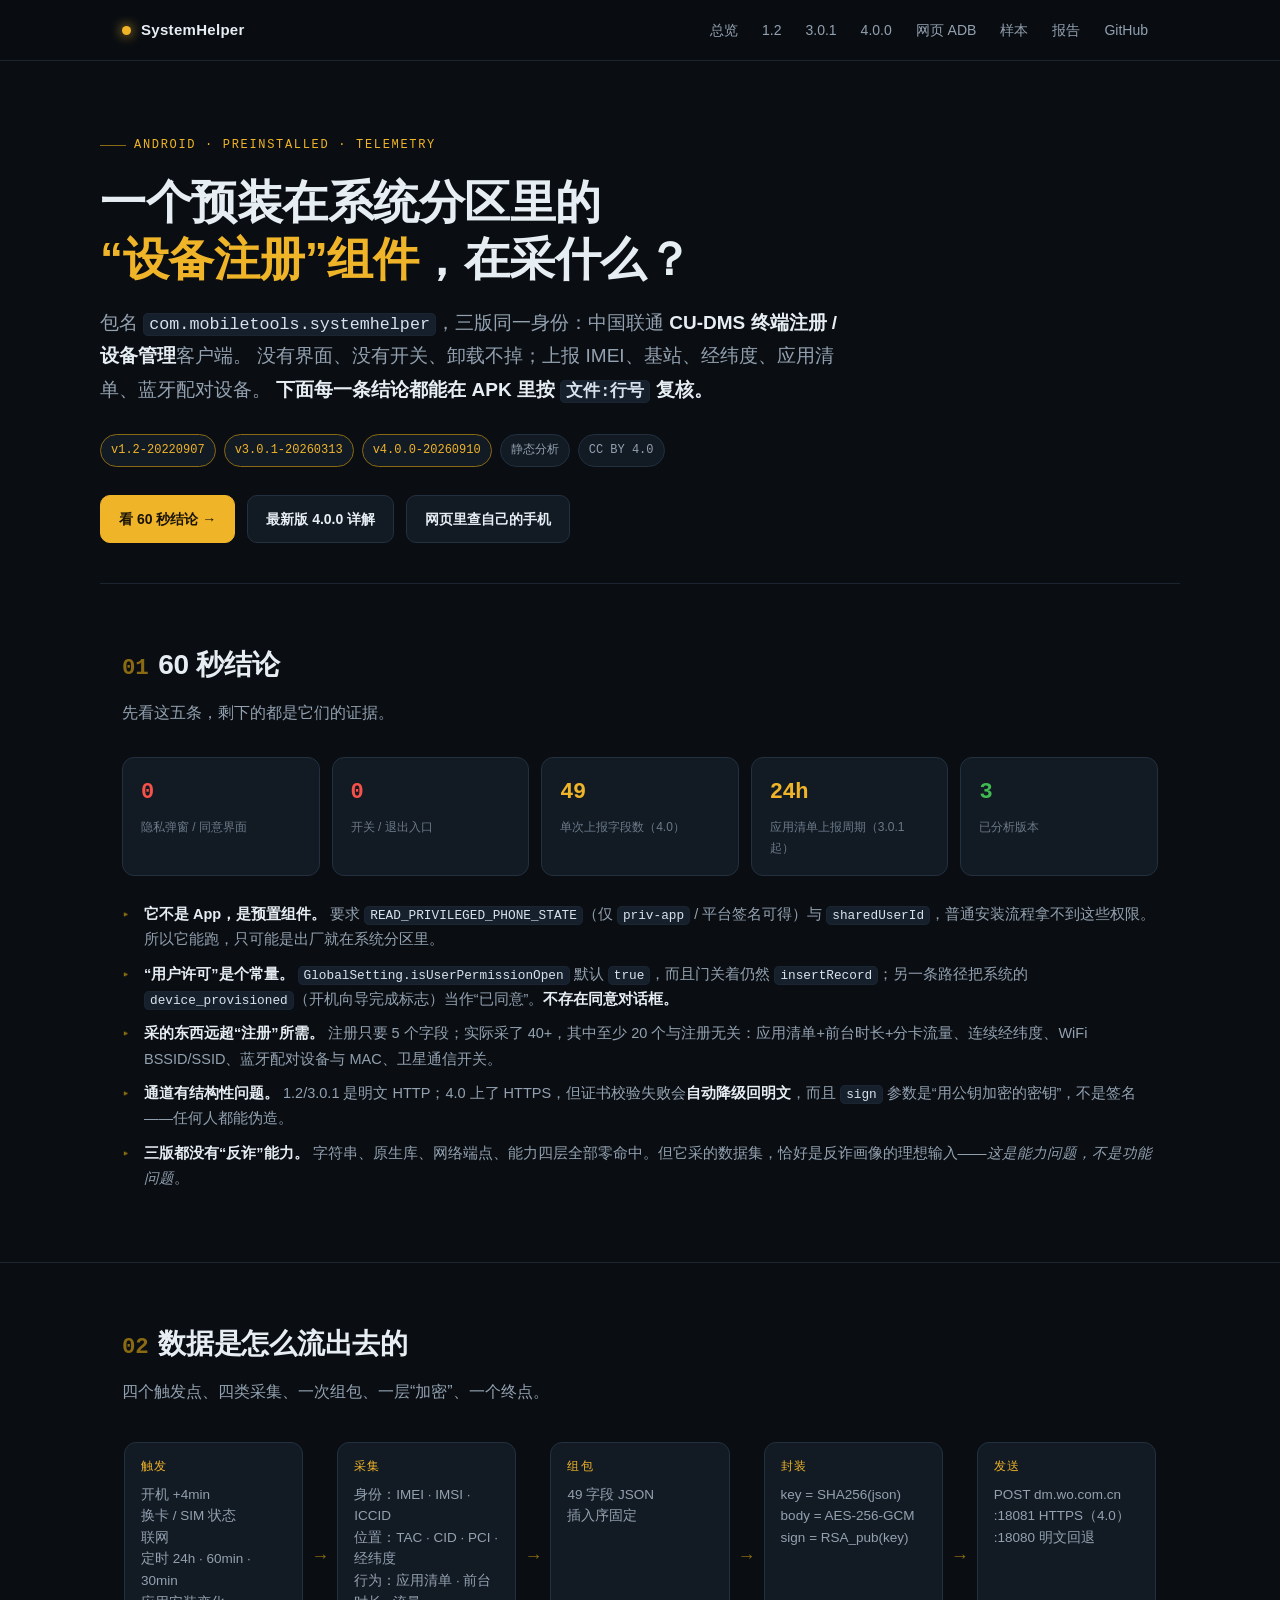
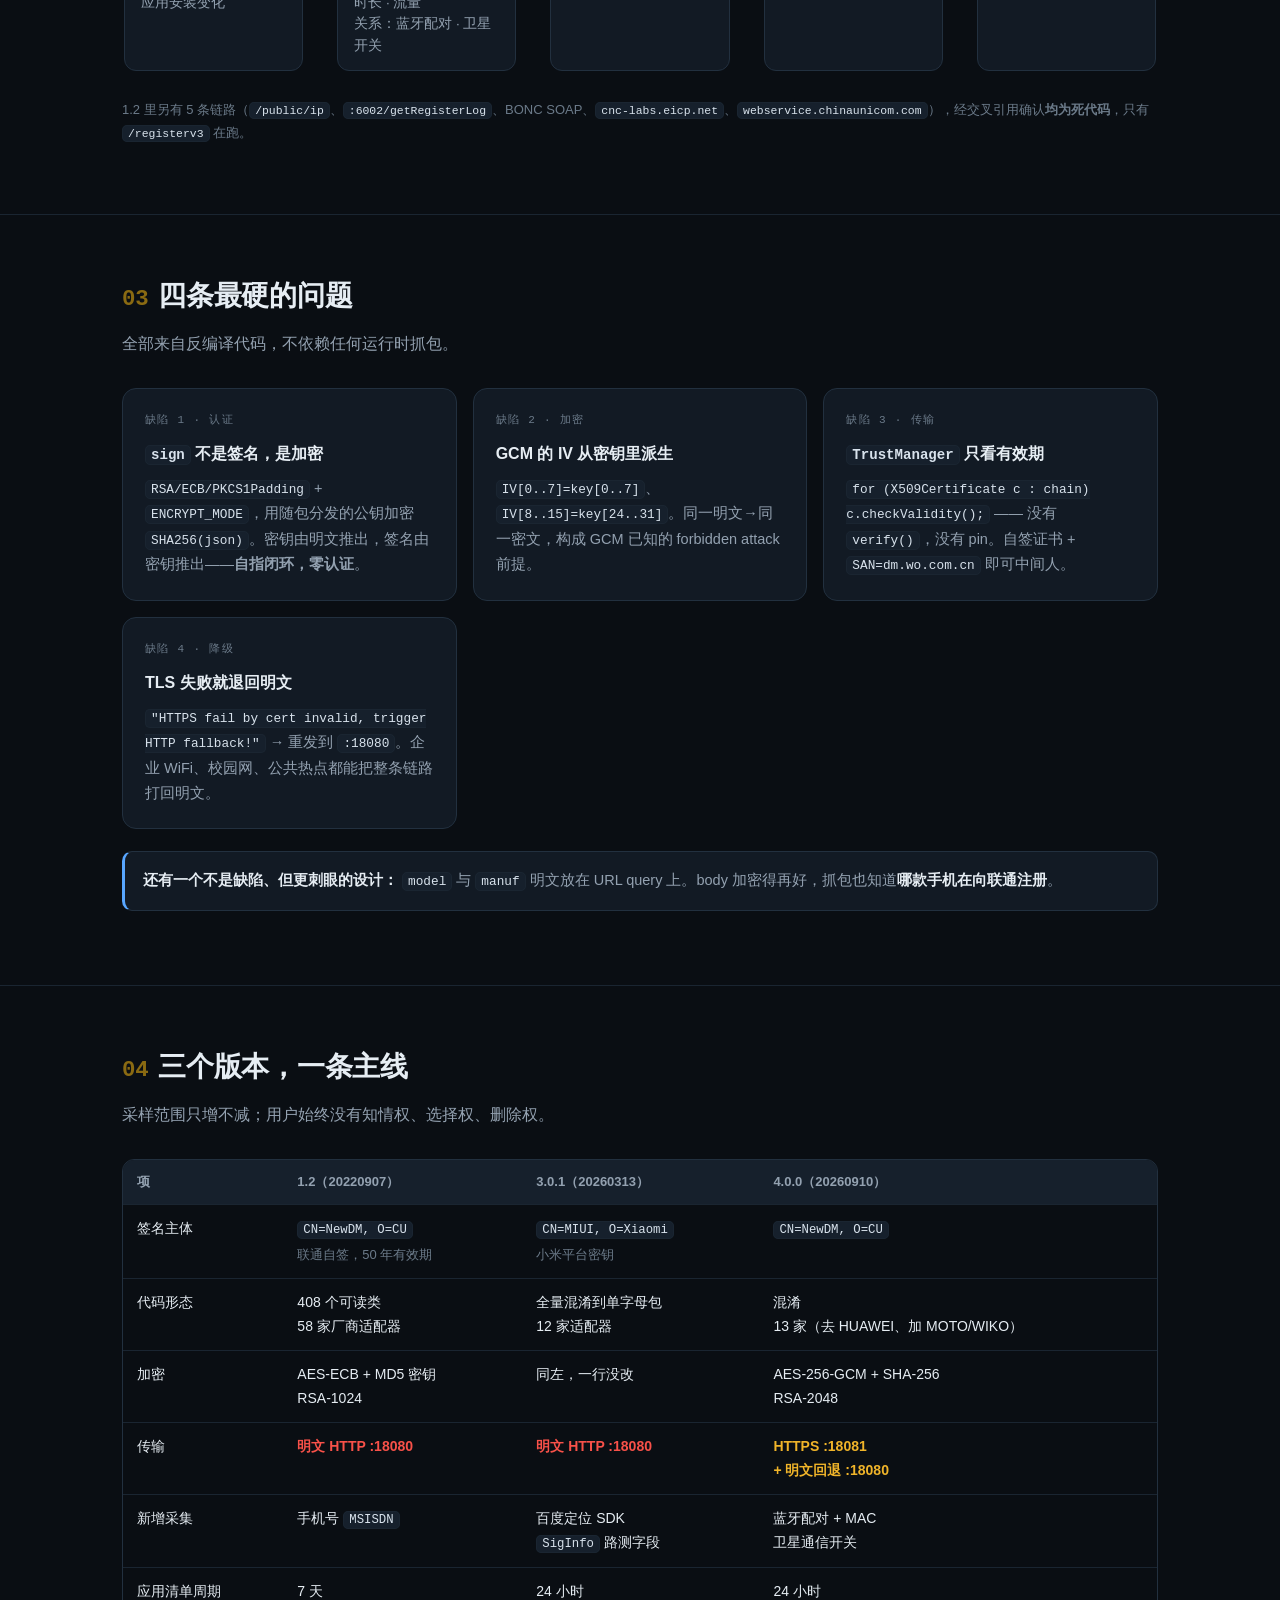
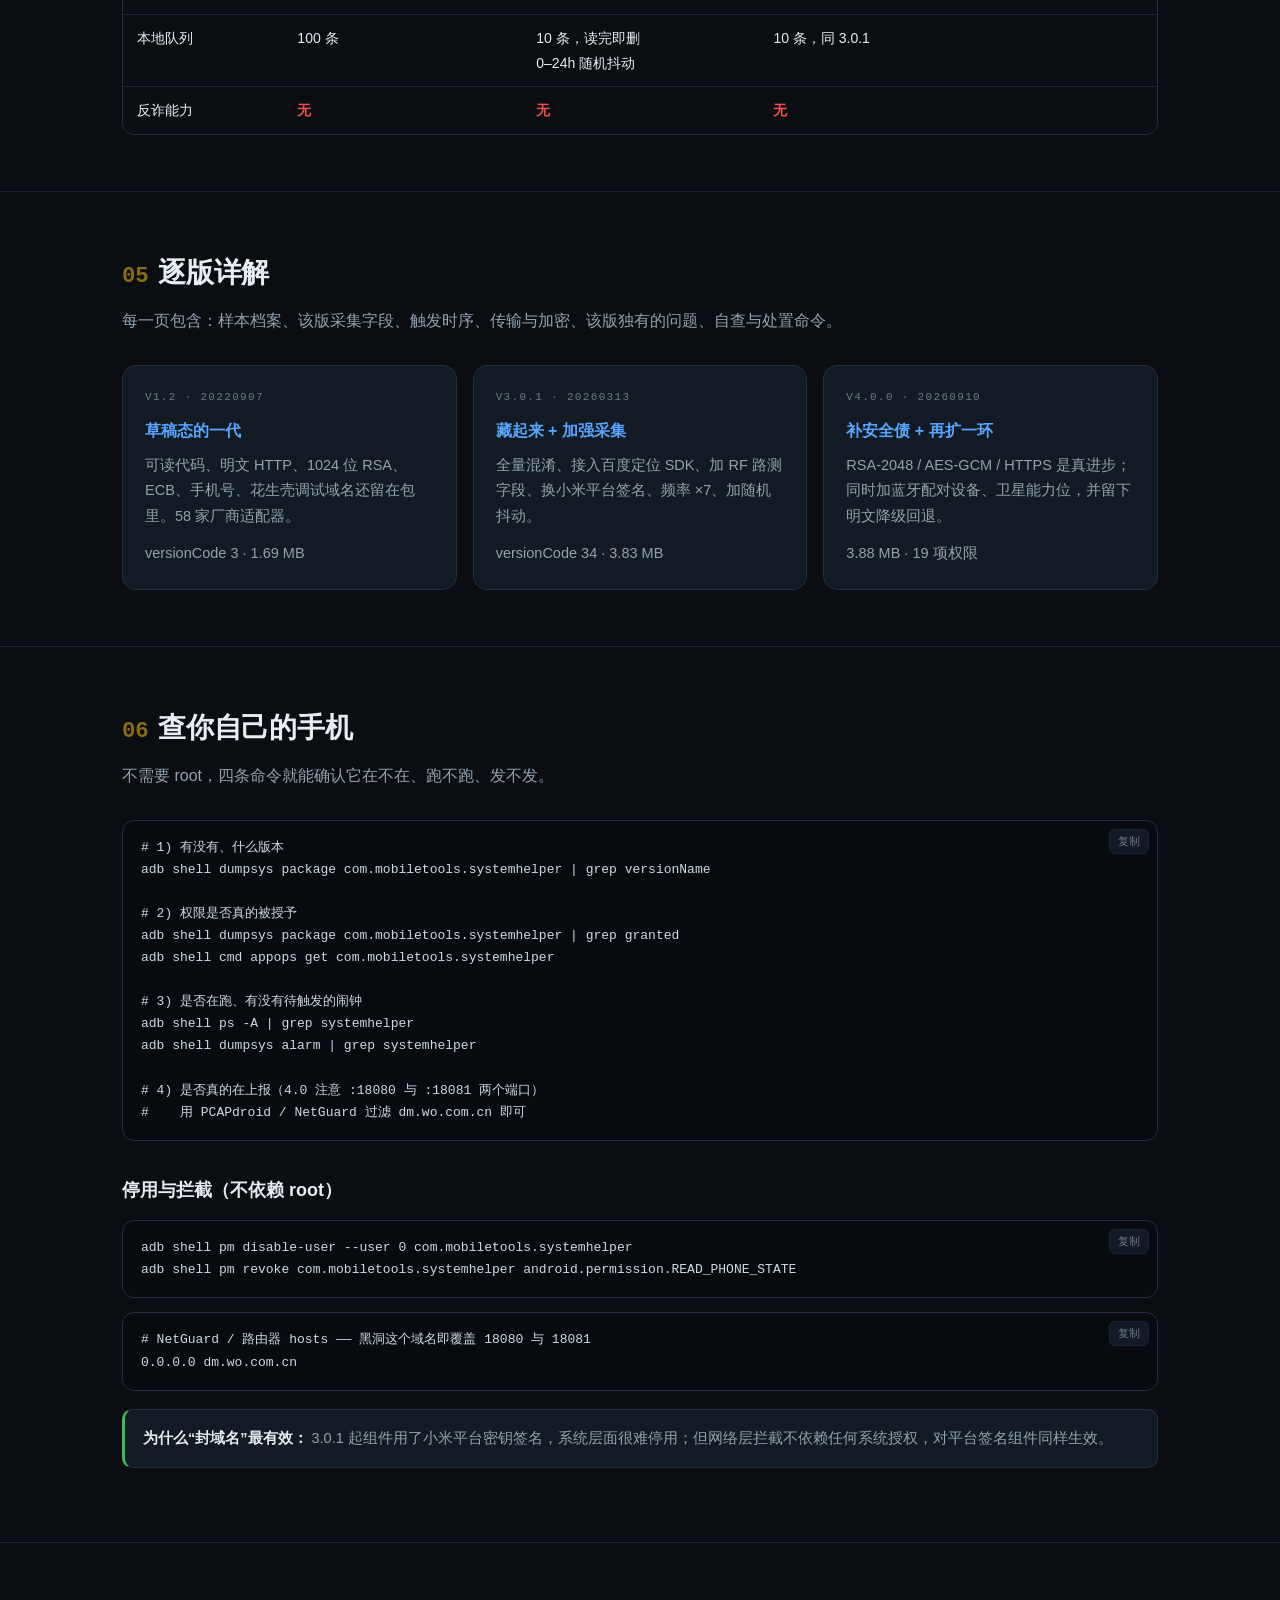
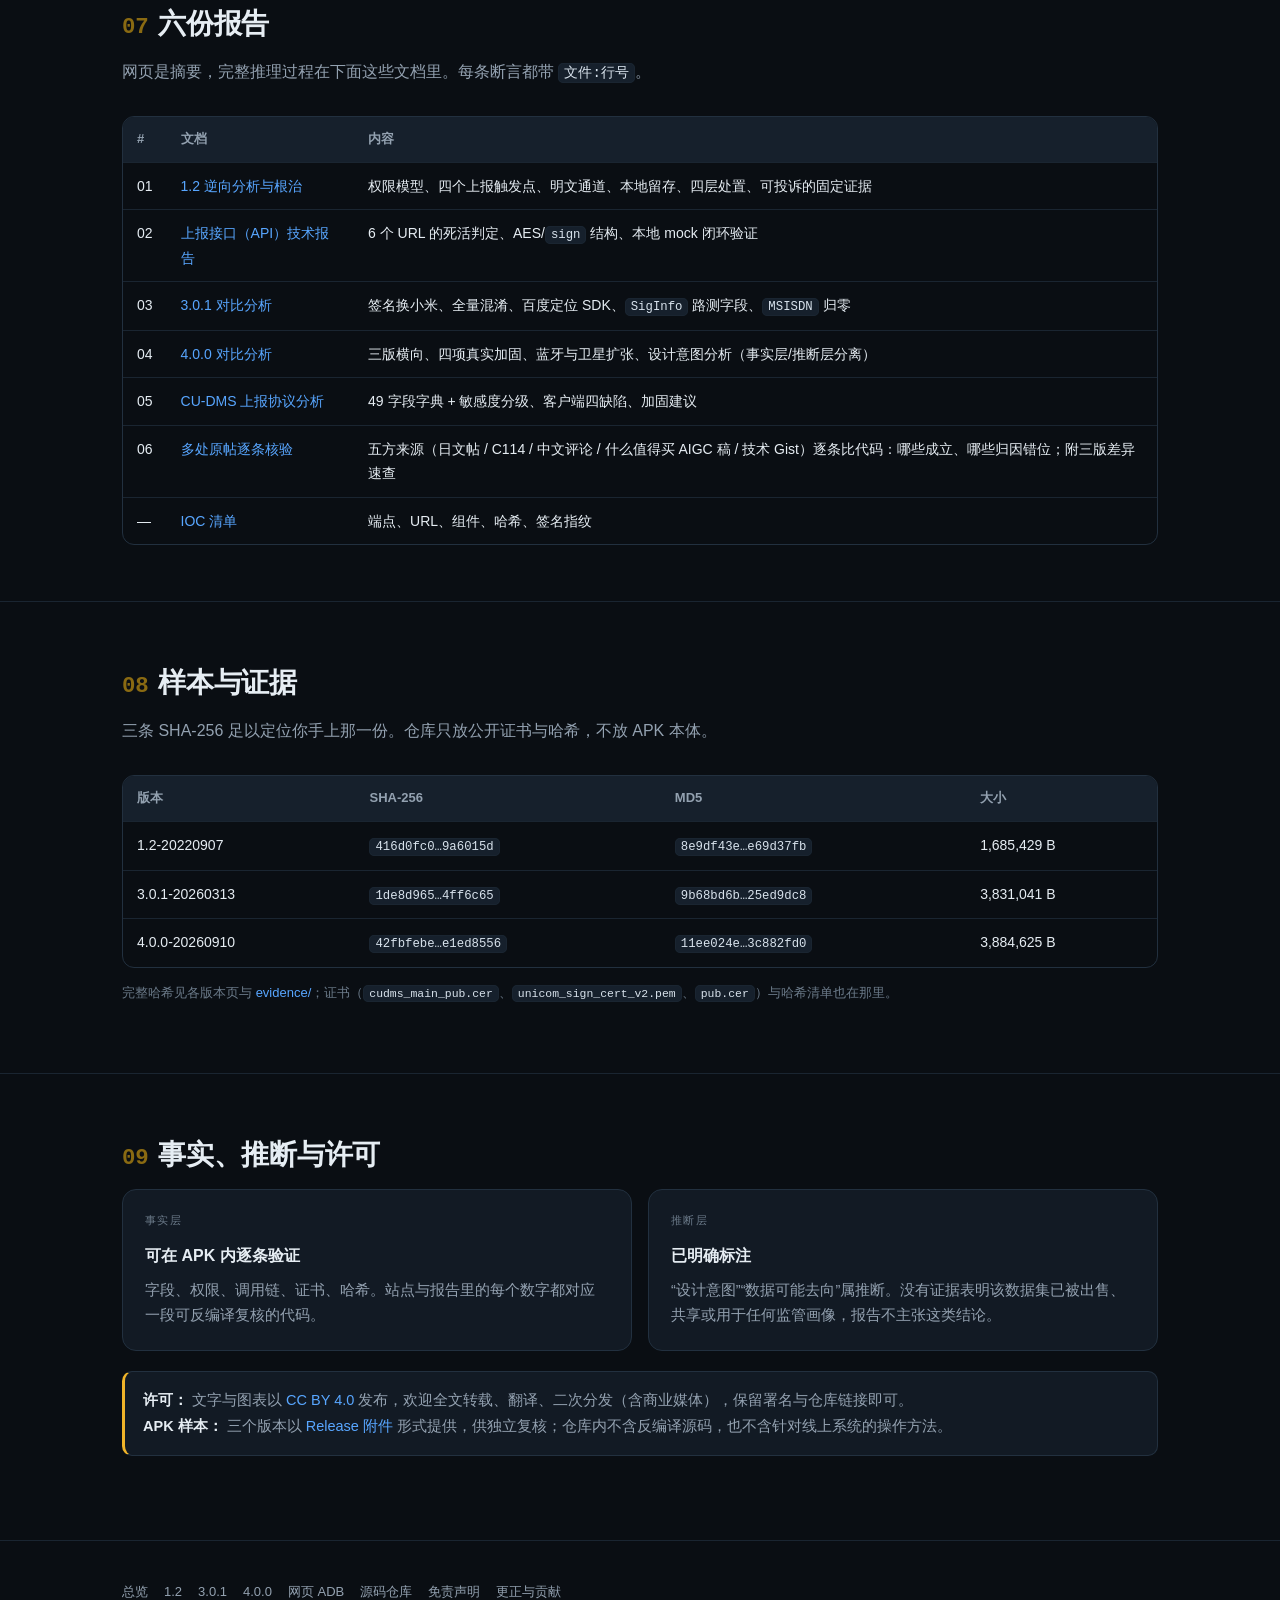
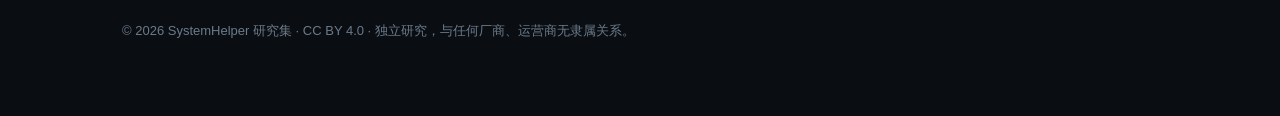
<file: index.html>
<!DOCTYPE html>
<html lang="zh-CN">
<head>
<meta charset="utf-8">
<meta name="viewport" content="width=device-width, initial-scale=1">
<title>SystemHelper · 预装系统组件采集与上报分析</title>
<meta name="description" content="对 Android 包 com.mobiletools.systemhelper（中国联通 CU-DMS 终端注册组件）三个版本的静态分析：采什么、发到哪、为什么关不掉。">
<meta property="og:title" content="SystemHelper · 预装系统组件采集与上报分析">
<meta property="og:description" content="三个版本、49 个上报字段、四条可验证的缺陷。每条结论都附 文件:行号。">
<meta property="og:type" content="website">
<link rel="stylesheet" href="assets/site.css">
<link rel="icon" href="data:image/svg+xml,<svg xmlns='http://www.w3.org/2000/svg' viewBox='0 0 32 32'><rect width='32' height='32' rx='7' fill='%230a0e13'/><circle cx='16' cy='16' r='6' fill='%23f0b429'/></svg>">
</head>
<body>

<header class="site">
  <div class="wrap bar">
    <a class="brand" href="index.html"><span class="dot"></span>SystemHelper</a>
    <button class="nav-toggle" type="button" aria-expanded="false" aria-label="菜单">菜单</button>
    <nav class="main">
      <a href="index.html">总览</a>
      <a href="versions/1.2.html">1.2</a>
      <a href="versions/3.0.1.html">3.0.1</a>
      <a href="versions/4.0.0.html">4.0.0</a>
      <a href="webadb.html">网页 ADB</a>
      <a href="samples.html">样本</a>
      <a href="index.html#reports">报告</a>
      <a href="https://github.com/Richard8695847/SystemHelper">GitHub</a>
    </nav>
  </div>
</header>

<div class="wrap hero">
  <div class="eyebrow">Android · Preinstalled · Telemetry</div>
  <h1>一个预装在系统分区里的<br><span class="hl">“设备注册”组件</span>，在采什么？</h1>
  <p class="lede">
    包名 <code>com.mobiletools.systemhelper</code>，三版同一身份：中国联通 <strong>CU-DMS 终端注册 / 设备管理</strong>客户端。
    没有界面、没有开关、卸载不掉；上报 IMEI、基站、经纬度、应用清单、蓝牙配对设备。
    <strong>下面每一条结论都能在 APK 里按 <code>文件:行号</code> 复核。</strong>
  </p>
  <div class="chips">
    <span class="chip on">v1.2-20220907</span>
    <span class="chip on">v3.0.1-20260313</span>
    <span class="chip on">v4.0.0-20260910</span>
    <span class="chip">静态分析</span>
    <span class="chip">CC BY 4.0</span>
  </div>
  <div class="actions">
    <a class="btn primary" href="#verdict">看 60 秒结论 →</a>
    <a class="btn" href="versions/4.0.0.html">最新版 4.0.0 详解</a>
    <a class="btn" href="webadb.html">网页里查自己的手机</a>
  </div>
</div>

<!-- ============ 结论 ============ -->
<section id="verdict">
  <div class="wrap">
    <h2><span class="num">01</span>60 秒结论</h2>
    <p class="sub">先看这五条，剩下的都是它们的证据。</p>

    <div class="kpis">
      <div class="kpi"><div class="v bad">0</div><div class="k">隐私弹窗 / 同意界面</div></div>
      <div class="kpi"><div class="v bad">0</div><div class="k">开关 / 退出入口</div></div>
      <div class="kpi"><div class="v warn">49</div><div class="k">单次上报字段数（4.0）</div></div>
      <div class="kpi"><div class="v warn">24h</div><div class="k">应用清单上报周期（3.0.1 起）</div></div>
      <div class="kpi"><div class="v ok">3</div><div class="k">已分析版本</div></div>
    </div>

    <ul class="clean" style="margin-top:26px">
      <li><strong>它不是 App，是预置组件。</strong> 要求 <code>READ_PRIVILEGED_PHONE_STATE</code>（仅 <code>priv-app</code> / 平台签名可得）与 <code>sharedUserId</code>，普通安装流程拿不到这些权限。所以它能跑，只可能是出厂就在系统分区里。</li>
      <li><strong>“用户许可”是个常量。</strong> <code>GlobalSetting.isUserPermissionOpen</code> 默认 <code>true</code>，而且门关着仍然 <code>insertRecord</code>；另一条路径把系统的 <code>device_provisioned</code>（开机向导完成标志）当作“已同意”。<strong>不存在同意对话框。</strong></li>
      <li><strong>采的东西远超“注册”所需。</strong> 注册只要 5 个字段；实际采了 40+，其中至少 20 个与注册无关：应用清单+前台时长+分卡流量、连续经纬度、WiFi BSSID/SSID、蓝牙配对设备与 MAC、卫星通信开关。</li>
      <li><strong>通道有结构性问题。</strong> 1.2/3.0.1 是明文 HTTP；4.0 上了 HTTPS，但证书校验失败会<strong>自动降级回明文</strong>，而且 <code>sign</code> 参数是“用公钥加密的密钥”，不是签名——任何人都能伪造。</li>
      <li><strong>三版都没有“反诈”能力。</strong> 字符串、原生库、网络端点、能力四层全部零命中。但它采的数据集，恰好是反诈画像的理想输入——<em>这是能力问题，不是功能问题</em>。</li>
    </ul>
  </div>
</section>

<!-- ============ 数据流 ============ -->
<section id="flow">
  <div class="wrap">
    <h2><span class="num">02</span>数据是怎么流出去的</h2>
    <p class="sub">四个触发点、四类采集、一次组包、一层“加密”、一个终点。</p>

    <div class="flow">
      <div class="flow-node">
        <div class="t">触发</div>
        <div class="d">开机 +4min<br>换卡 / SIM 状态<br>联网<br>定时 24h · 60min · 30min<br>应用安装变化</div>
      </div>
      <div class="flow-arrow">→</div>
      <div class="flow-node">
        <div class="t">采集</div>
        <div class="d">身份：IMEI · IMSI · ICCID<br>位置：TAC · CID · PCI · 经纬度<br>行为：应用清单 · 前台时长 · 流量<br>关系：蓝牙配对 · 卫星开关</div>
      </div>
      <div class="flow-arrow">→</div>
      <div class="flow-node">
        <div class="t">组包</div>
        <div class="d">49 字段 JSON<br>插入序固定</div>
      </div>
      <div class="flow-arrow">→</div>
      <div class="flow-node">
        <div class="t">封装</div>
        <div class="d">key = SHA256(json)<br>body = AES-256-GCM<br>sign = RSA_pub(key)</div>
      </div>
      <div class="flow-arrow">→</div>
      <div class="flow-node">
        <div class="t">发送</div>
        <div class="d">POST dm.wo.com.cn<br>:18081 HTTPS（4.0）<br>:18080 明文回退</div>
      </div>
    </div>

    <p class="small" style="margin-top:14px">
      1.2 里另有 5 条链路（<code>/public/ip</code>、<code>:6002/getRegisterLog</code>、BONC SOAP、<code>cnc-labs.eicp.net</code>、<code>webservice.chinaunicom.com</code>），经交叉引用确认<strong>均为死代码</strong>，只有 <code>/registerv3</code> 在跑。
    </p>
  </div>
</section>

<!-- ============ 四条硬伤 ============ -->
<section id="defects">
  <div class="wrap">
    <h2><span class="num">03</span>四条最硬的问题</h2>
    <p class="sub">全部来自反编译代码，不依赖任何运行时抓包。</p>

    <div class="grid two">
      <div class="card">
        <div class="kicker">缺陷 1 · 认证</div>
        <h3><code>sign</code> 不是签名，是加密</h3>
        <p><code>RSA/ECB/PKCS1Padding</code> + <code>ENCRYPT_MODE</code>，用随包分发的公钥加密 <code>SHA256(json)</code>。密钥由明文推出，签名由密钥推出——<strong>自指闭环，零认证</strong>。</p>
      </div>
      <div class="card">
        <div class="kicker">缺陷 2 · 加密</div>
        <h3>GCM 的 IV 从密钥里派生</h3>
        <p><code>IV[0..7]=key[0..7]</code>、<code>IV[8..15]=key[24..31]</code>。同一明文→同一密文，构成 GCM 已知的 forbidden attack 前提。</p>
      </div>
      <div class="card">
        <div class="kicker">缺陷 3 · 传输</div>
        <h3><code>TrustManager</code> 只看有效期</h3>
        <p><code>for (X509Certificate c : chain) c.checkValidity();</code> —— 没有 <code>verify()</code>，没有 pin。自签证书 + <code>SAN=dm.wo.com.cn</code> 即可中间人。</p>
      </div>
      <div class="card">
        <div class="kicker">缺陷 4 · 降级</div>
        <h3>TLS 失败就退回明文</h3>
        <p><code>"HTTPS fail by cert invalid, trigger HTTP fallback!"</code> → 重发到 <code>:18080</code>。企业 WiFi、校园网、公共热点都能把整条链路打回明文。</p>
      </div>
    </div>

    <div class="callout info" style="margin-top:22px">
      <strong>还有一个不是缺陷、但更刺眼的设计：</strong> <code>model</code> 与 <code>manuf</code> 明文放在 URL query 上。body 加密得再好，抓包也知道<strong>哪款手机在向联通注册</strong>。
    </div>
  </div>
</section>

<!-- ============ 三版对比 ============ -->
<section id="compare">
  <div class="wrap">
    <h2><span class="num">04</span>三个版本，一条主线</h2>
    <p class="sub">采样范围只增不减；用户始终没有知情权、选择权、删除权。</p>

    <div class="table-wrap">
      <table>
        <thead>
          <tr><th>项</th><th>1.2（20220907）</th><th>3.0.1（20260313）</th><th>4.0.0（20260910）</th></tr>
        </thead>
        <tbody>
          <tr><td>签名主体</td><td><code>CN=NewDM, O=CU</code><br><span class="small">联通自签，50 年有效期</span></td><td><code>CN=MIUI, O=Xiaomi</code><br><span class="small">小米平台密钥</span></td><td><code>CN=NewDM, O=CU</code></td></tr>
          <tr><td>代码形态</td><td>408 个可读类<br>58 家厂商适配器</td><td>全量混淆到单字母包<br>12 家适配器</td><td>混淆<br>13 家（去 HUAWEI、加 MOTO/WIKO）</td></tr>
          <tr><td>加密</td><td>AES-ECB + MD5 密钥<br>RSA-1024</td><td>同左，一行没改</td><td>AES-256-GCM + SHA-256<br>RSA-2048</td></tr>
          <tr><td>传输</td><td class="no">明文 HTTP :18080</td><td class="no">明文 HTTP :18080</td><td class="warn">HTTPS :18081<br>+ 明文回退 :18080</td></tr>
          <tr><td>新增采集</td><td>手机号 <code>MSISDN</code></td><td>百度定位 SDK<br><code>SigInfo</code> 路测字段</td><td>蓝牙配对 + MAC<br>卫星通信开关</td></tr>
          <tr><td>应用清单周期</td><td>7 天</td><td>24 小时</td><td>24 小时</td></tr>
          <tr><td>本地队列</td><td>100 条</td><td>10 条，读完即删<br>0–24h 随机抖动</td><td>10 条，同 3.0.1</td></tr>
          <tr><td>反诈能力</td><td class="no">无</td><td class="no">无</td><td class="no">无</td></tr>
        </tbody>
      </table>
    </div>
  </div>
</section>

<!-- ============ 三个版本入口 ============ -->
<section id="versions">
  <div class="wrap">
    <h2><span class="num">05</span>逐版详解</h2>
    <p class="sub">每一页包含：样本档案、该版采集字段、触发时序、传输与加密、该版独有的问题、自查与处置命令。</p>

    <div class="grid three">
      <a class="card link" href="versions/1.2.html">
        <div class="kicker">v1.2 · 20220907</div>
        <h3>草稿态的一代</h3>
        <p>可读代码、明文 HTTP、1024 位 RSA、ECB、手机号、花生壳调试域名还留在包里。58 家厂商适配器。</p>
        <p class="small" style="margin-top:12px">versionCode 3 · 1.69 MB</p>
      </a>
      <a class="card link" href="versions/3.0.1.html">
        <div class="kicker">v3.0.1 · 20260313</div>
        <h3>藏起来 + 加强采集</h3>
        <p>全量混淆、接入百度定位 SDK、加 RF 路测字段、换小米平台签名、频率 ×7、加随机抖动。</p>
        <p class="small" style="margin-top:12px">versionCode 34 · 3.83 MB</p>
      </a>
      <a class="card link" href="versions/4.0.0.html">
        <div class="kicker">v4.0.0 · 20260910</div>
        <h3>补安全债 + 再扩一环</h3>
        <p>RSA-2048 / AES-GCM / HTTPS 是真进步；同时加蓝牙配对设备、卫星能力位，并留下明文降级回退。</p>
        <p class="small" style="margin-top:12px">3.88 MB · 19 项权限</p>
      </a>
    </div>
  </div>
</section>

<!-- ============ 自查 ============ -->
<section id="check">
  <div class="wrap">
    <h2><span class="num">06</span>查你自己的手机</h2>
    <p class="sub">不需要 root，四条命令就能确认它在不在、跑不跑、发不发。</p>

<pre><code># 1) 有没有、什么版本
adb shell dumpsys package com.mobiletools.systemhelper | grep versionName

# 2) 权限是否真的被授予
adb shell dumpsys package com.mobiletools.systemhelper | grep granted
adb shell cmd appops get com.mobiletools.systemhelper

# 3) 是否在跑、有没有待触发的闹钟
adb shell ps -A | grep systemhelper
adb shell dumpsys alarm | grep systemhelper

# 4) 是否真的在上报（4.0 注意 :18080 与 :18081 两个端口）
#    用 PCAPdroid / NetGuard 过滤 dm.wo.com.cn 即可</code></pre>

    <h3>停用与拦截（不依赖 root）</h3>
<pre><code>adb shell pm disable-user --user 0 com.mobiletools.systemhelper
adb shell pm revoke com.mobiletools.systemhelper android.permission.READ_PHONE_STATE</code></pre>

<pre><code># NetGuard / 路由器 hosts —— 黑洞这个域名即覆盖 18080 与 18081
0.0.0.0 dm.wo.com.cn</code></pre>

    <div class="callout ok">
      <strong>为什么“封域名”最有效：</strong> 3.0.1 起组件用了小米平台密钥签名，系统层面很难停用；但网络层拦截不依赖任何系统授权，对平台签名组件同样生效。
    </div>
  </div>
</section>

<!-- ============ 报告 ============ -->
<section id="reports">
  <div class="wrap">
    <h2><span class="num">07</span>六份报告</h2>
    <p class="sub">网页是摘要，完整推理过程在下面这些文档里。每条断言都带 <code>文件:行号</code>。</p>

    <div class="table-wrap">
      <table>
        <thead><tr><th>#</th><th>文档</th><th>内容</th></tr></thead>
        <tbody>
          <tr><td>01</td><td><a href="https://github.com/Richard8695847/SystemHelper/blob/main/docs/01-reverse-1.2.md">1.2 逆向分析与根治</a></td><td>权限模型、四个上报触发点、明文通道、本地留存、四层处置、可投诉的固定证据</td></tr>
          <tr><td>02</td><td><a href="https://github.com/Richard8695847/SystemHelper/blob/main/docs/02-api-protocol.md">上报接口（API）技术报告</a></td><td>6 个 URL 的死活判定、AES/<code>sign</code> 结构、本地 mock 闭环验证</td></tr>
          <tr><td>03</td><td><a href="https://github.com/Richard8695847/SystemHelper/blob/main/docs/03-compare-3.0.1.md">3.0.1 对比分析</a></td><td>签名换小米、全量混淆、百度定位 SDK、<code>SigInfo</code> 路测字段、<code>MSISDN</code> 归零</td></tr>
          <tr><td>04</td><td><a href="https://github.com/Richard8695847/SystemHelper/blob/main/docs/04-compare-4.0.0.md">4.0.0 对比分析</a></td><td>三版横向、四项真实加固、蓝牙与卫星扩张、设计意图分析（事实层/推断层分离）</td></tr>
          <tr><td>05</td><td><a href="https://github.com/Richard8695847/SystemHelper/blob/main/docs/05-cudms-protocol.md">CU-DMS 上报协议分析</a></td><td>49 字段字典 + 敏感度分级、客户端四缺陷、加固建议</td></tr>
          <tr><td>06</td><td><a href="https://github.com/Richard8695847/SystemHelper/blob/main/docs/06-rumor-verification.md">多处原帖逐条核验</a></td><td>五方来源（日文帖 / C114 / 中文评论 / 什么值得买 AIGC 稿 / 技术 Gist）逐条比代码：哪些成立、哪些归因错位；附三版差异速查</td></tr>
          <tr><td>—</td><td><a href="https://github.com/Richard8695847/SystemHelper/blob/main/docs/iocs.txt">IOC 清单</a></td><td>端点、URL、组件、哈希、签名指纹</td></tr>
        </tbody>
      </table>
    </div>
  </div>
</section>

<!-- ============ 证据 ============ -->
<section id="evidence">
  <div class="wrap">
    <h2><span class="num">08</span>样本与证据</h2>
    <p class="sub">三条 SHA-256 足以定位你手上那一份。仓库只放公开证书与哈希，不放 APK 本体。</p>

    <div class="table-wrap">
      <table>
        <thead><tr><th>版本</th><th>SHA-256</th><th>MD5</th><th>大小</th></tr></thead>
        <tbody>
          <tr><td>1.2-20220907</td><td><code>416d0fc0…9a6015d</code></td><td><code>8e9df43e…e69d37fb</code></td><td>1,685,429 B</td></tr>
          <tr><td>3.0.1-20260313</td><td><code>1de8d965…4ff6c65</code></td><td><code>9b68bd6b…25ed9dc8</code></td><td>3,831,041 B</td></tr>
          <tr><td>4.0.0-20260910</td><td><code>42fbfebe…e1ed8556</code></td><td><code>11ee024e…3c882fd0</code></td><td>3,884,625 B</td></tr>
        </tbody>
      </table>
    </div>

    <p class="small" style="margin-top:14px">
      完整哈希见各版本页与 <a href="https://github.com/Richard8695847/SystemHelper/tree/main/evidence">evidence/</a>；证书（<code>cudms_main_pub.cer</code>、<code>unicom_sign_cert_v2.pem</code>、<code>pub.cer</code>）与哈希清单也在那里。
    </p>
  </div>
</section>

<!-- ============ 声明 ============ -->
<section id="about">
  <div class="wrap">
    <h2><span class="num">09</span>事实、推断与许可</h2>
    <div class="grid two">
      <div class="card">
        <div class="kicker">事实层</div>
        <h3>可在 APK 内逐条验证</h3>
        <p>字段、权限、调用链、证书、哈希。站点与报告里的每个数字都对应一段可反编译复核的代码。</p>
      </div>
      <div class="card">
        <div class="kicker">推断层</div>
        <h3>已明确标注</h3>
        <p>“设计意图”“数据可能去向”属推断。没有证据表明该数据集已被出售、共享或用于任何监管画像，报告不主张这类结论。</p>
      </div>
    </div>

    <div class="callout" style="margin-top:20px">
      <strong>许可：</strong> 文字与图表以 <a href="https://creativecommons.org/licenses/by/4.0/">CC BY 4.0</a> 发布，欢迎全文转载、翻译、二次分发（含商业媒体），保留署名与仓库链接即可。
      <br><strong>APK 样本：</strong> 三个版本以 <a href="https://github.com/Richard8695847/SystemHelper/releases/tag/v1.0.0">Release 附件</a> 形式提供，供独立复核；仓库内不含反编译源码，也不含针对线上系统的操作方法。
    </div>
  </div>
</section>

<footer class="site">
  <div class="wrap">
    <nav>
      <a href="index.html">总览</a>
      <a href="versions/1.2.html">1.2</a>
      <a href="versions/3.0.1.html">3.0.1</a>
      <a href="versions/4.0.0.html">4.0.0</a>
      <a href="webadb.html">网页 ADB</a>
      <a href="https://github.com/Richard8695847/SystemHelper">源码仓库</a>
      <a href="https://github.com/Richard8695847/SystemHelper/blob/main/DISCLAIMER.md">免责声明</a>
      <a href="https://github.com/Richard8695847/SystemHelper/blob/main/CONTRIBUTING.md">更正与贡献</a>
    </nav>
    <p>© <span data-year>2026</span> SystemHelper 研究集 · CC BY 4.0 · 独立研究，与任何厂商、运营商无隶属关系。</p>
  </div>
</footer>

<script src="assets/site.js"></script>
</body>
</html>
</file>
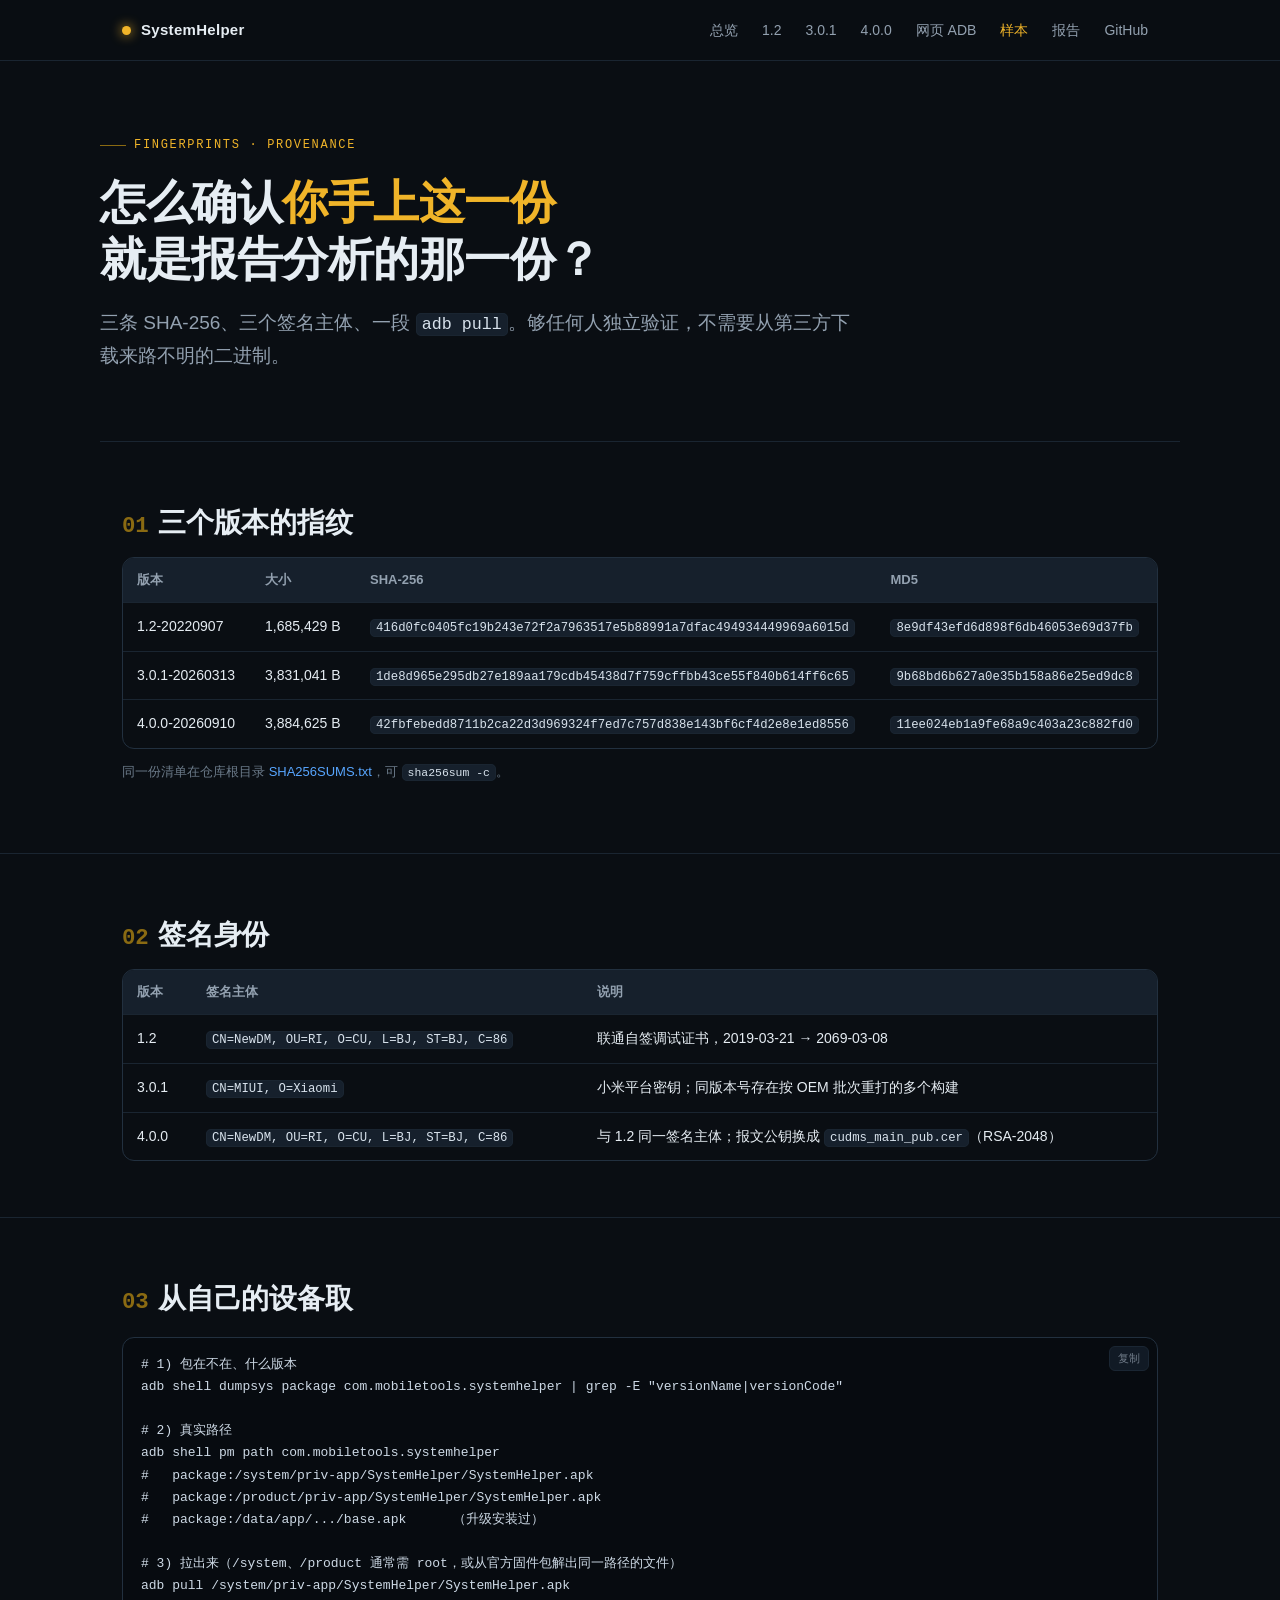
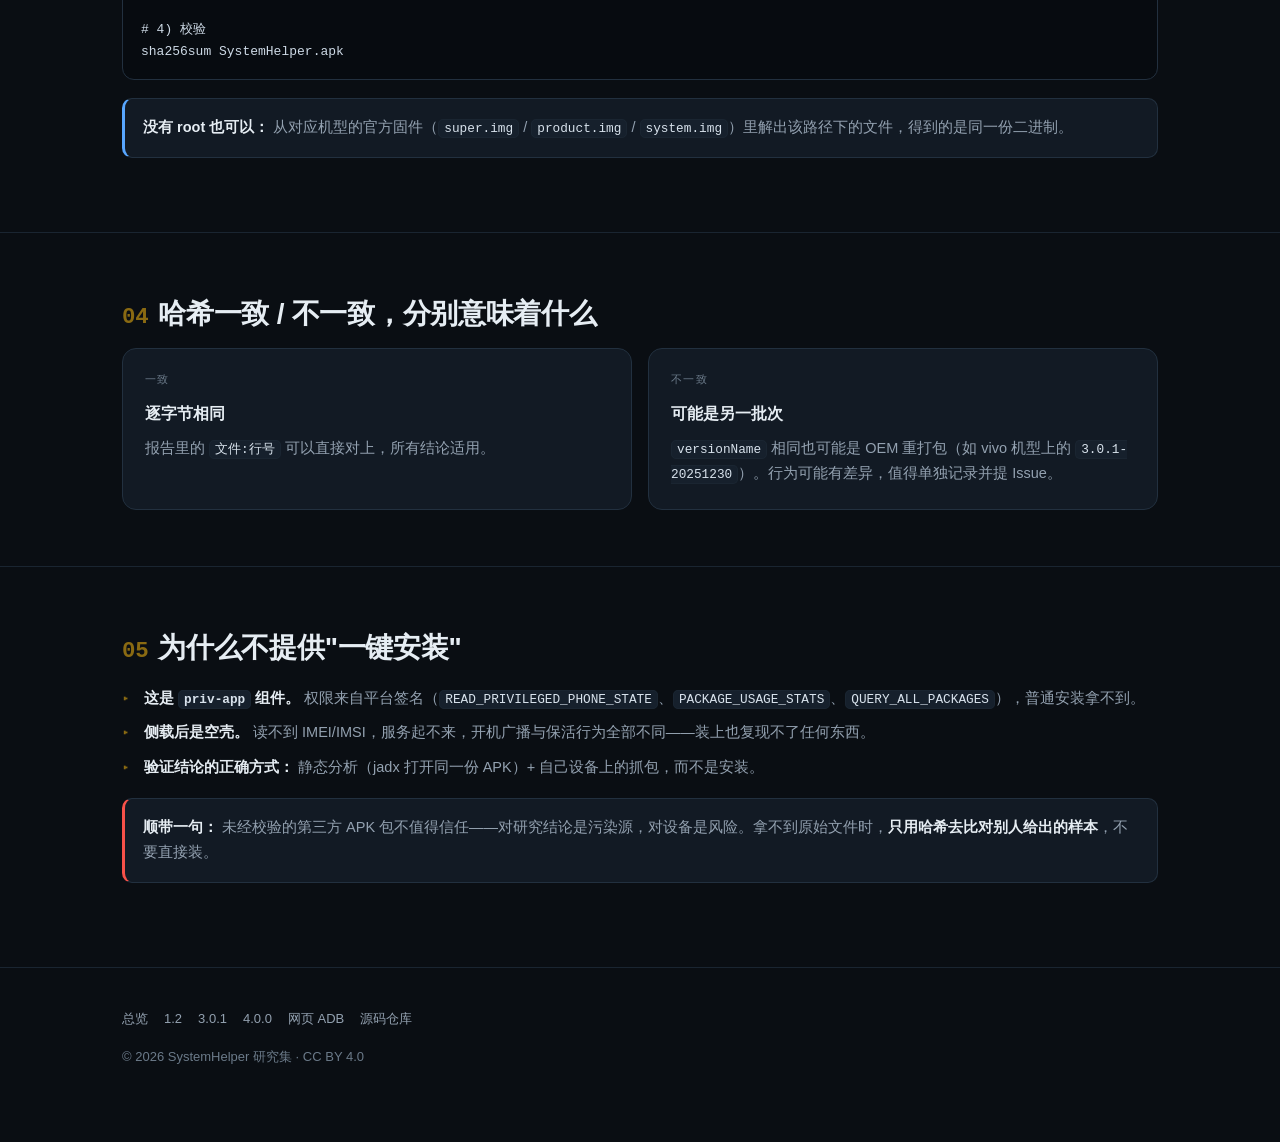
<file: samples.html>
<!DOCTYPE html>
<html lang="zh-CN">
<head>
<meta charset="utf-8">
<meta name="viewport" content="width=device-width, initial-scale=1">
<title>样本溯源 · SystemHelper</title>
<meta name="description" content="三个版本的 SHA-256 / MD5 / 签名主体，以及从自己设备提取并校验的完整步骤。">
<link rel="stylesheet" href="assets/site.css">
<link rel="icon" href="data:image/svg+xml,<svg xmlns='http://www.w3.org/2000/svg' viewBox='0 0 32 32'><rect width='32' height='32' rx='7' fill='%230a0e13'/><circle cx='16' cy='16' r='6' fill='%23f0b429'/></svg>">
</head>
<body>

<header class="site">
  <div class="wrap bar">
    <a class="brand" href="index.html"><span class="dot"></span>SystemHelper</a>
    <button class="nav-toggle" type="button" aria-expanded="false" aria-label="菜单">菜单</button>
    <nav class="main">
      <a href="index.html">总览</a>
      <a href="versions/1.2.html">1.2</a>
      <a href="versions/3.0.1.html">3.0.1</a>
      <a href="versions/4.0.0.html">4.0.0</a>
      <a href="webadb.html">网页 ADB</a>
      <a href="samples.html" class="active">样本</a>
      <a href="index.html#reports">报告</a>
      <a href="https://github.com/Richard8695847/SystemHelper">GitHub</a>
    </nav>
  </div>
</header>

<div class="wrap hero">
  <div class="eyebrow">Fingerprints · Provenance</div>
  <h1>怎么确认<span class="hl">你手上这一份</span><br>就是报告分析的那一份？</h1>
  <p class="lede">
    三条 SHA-256、三个签名主体、一段 <code>adb pull</code>。够任何人独立验证，不需要从第三方下载来路不明的二进制。
  </p>
</div>

<section>
  <div class="wrap">
    <h2><span class="num">01</span>三个版本的指纹</h2>
    <div class="table-wrap">
      <table>
        <thead><tr><th>版本</th><th>大小</th><th>SHA-256</th><th>MD5</th></tr></thead>
        <tbody>
          <tr>
            <td>1.2-20220907</td><td>1,685,429 B</td>
            <td><code style="white-space:normal">416d0fc0405fc19b243e72f2a7963517e5b88991a7dfac494934449969a6015d</code></td>
            <td><code>8e9df43efd6d898f6db46053e69d37fb</code></td>
          </tr>
          <tr>
            <td>3.0.1-20260313</td><td>3,831,041 B</td>
            <td><code style="white-space:normal">1de8d965e295db27e189aa179cdb45438d7f759cffbb43ce55f840b614ff6c65</code></td>
            <td><code>9b68bd6b627a0e35b158a86e25ed9dc8</code></td>
          </tr>
          <tr>
            <td>4.0.0-20260910</td><td>3,884,625 B</td>
            <td><code style="white-space:normal">42fbfebedd8711b2ca22d3d969324f7ed7c757d838e143bf6cf4d2e8e1ed8556</code></td>
            <td><code>11ee024eb1a9fe68a9c403a23c882fd0</code></td>
          </tr>
        </tbody>
      </table>
    </div>
    <p class="small" style="margin-top:12px">同一份清单在仓库根目录 <a href="https://github.com/Richard8695847/SystemHelper/blob/main/SHA256SUMS.txt">SHA256SUMS.txt</a>，可 <code>sha256sum -c</code>。</p>
  </div>
</section>

<section>
  <div class="wrap">
    <h2><span class="num">02</span>签名身份</h2>
    <div class="table-wrap">
      <table>
        <thead><tr><th>版本</th><th>签名主体</th><th>说明</th></tr></thead>
        <tbody>
          <tr><td>1.2</td><td><code>CN=NewDM, OU=RI, O=CU, L=BJ, ST=BJ, C=86</code></td><td>联通自签调试证书，2019-03-21 → 2069-03-08</td></tr>
          <tr><td>3.0.1</td><td><code>CN=MIUI, O=Xiaomi</code></td><td>小米平台密钥；同版本号存在按 OEM 批次重打的多个构建</td></tr>
          <tr><td>4.0.0</td><td><code>CN=NewDM, OU=RI, O=CU, L=BJ, ST=BJ, C=86</code></td><td>与 1.2 同一签名主体；报文公钥换成 <code>cudms_main_pub.cer</code>（RSA-2048）</td></tr>
        </tbody>
      </table>
    </div>
  </div>
</section>

<section id="take">
  <div class="wrap">
    <h2><span class="num">03</span>从自己的设备取</h2>
<pre><code># 1) 包在不在、什么版本
adb shell dumpsys package com.mobiletools.systemhelper | grep -E "versionName|versionCode"

# 2) 真实路径
adb shell pm path com.mobiletools.systemhelper
#   package:/system/priv-app/SystemHelper/SystemHelper.apk
#   package:/product/priv-app/SystemHelper/SystemHelper.apk
#   package:/data/app/.../base.apk      （升级安装过）

# 3) 拉出来（/system、/product 通常需 root，或从官方固件包解出同一路径的文件）
adb pull /system/priv-app/SystemHelper/SystemHelper.apk

# 4) 校验
sha256sum SystemHelper.apk</code></pre>

    <div class="callout info">
      <strong>没有 root 也可以：</strong> 从对应机型的官方固件（<code>super.img</code> / <code>product.img</code> / <code>system.img</code>）里解出该路径下的文件，得到的是同一份二进制。
    </div>
  </div>
</section>

<section>
  <div class="wrap">
    <h2><span class="num">04</span>哈希一致 / 不一致，分别意味着什么</h2>
    <div class="grid two">
      <div class="card">
        <div class="kicker">一致</div>
        <h3>逐字节相同</h3>
        <p>报告里的 <code>文件:行号</code> 可以直接对上，所有结论适用。</p>
      </div>
      <div class="card">
        <div class="kicker">不一致</div>
        <h3>可能是另一批次</h3>
        <p><code>versionName</code> 相同也可能是 OEM 重打包（如 vivo 机型上的 <code>3.0.1-20251230</code>）。行为可能有差异，值得单独记录并提 Issue。</p>
      </div>
    </div>
  </div>
</section>

<section>
  <div class="wrap">
    <h2><span class="num">05</span>为什么不提供"一键安装"</h2>
    <ul class="clean">
      <li><strong>这是 <code>priv-app</code> 组件。</strong> 权限来自平台签名（<code>READ_PRIVILEGED_PHONE_STATE</code>、<code>PACKAGE_USAGE_STATS</code>、<code>QUERY_ALL_PACKAGES</code>），普通安装拿不到。</li>
      <li><strong>侧载后是空壳。</strong> 读不到 IMEI/IMSI，服务起不来，开机广播与保活行为全部不同——装上也复现不了任何东西。</li>
      <li><strong>验证结论的正确方式：</strong> 静态分析（jadx 打开同一份 APK）+ 自己设备上的抓包，而不是安装。</li>
    </ul>

    <div class="callout bad">
      <strong>顺带一句：</strong> 未经校验的第三方 APK 包不值得信任——对研究结论是污染源，对设备是风险。拿不到原始文件时，<strong>只用哈希去比对别人给出的样本</strong>，不要直接装。
    </div>
  </div>
</section>

<footer class="site">
  <div class="wrap">
    <nav>
      <a href="index.html">总览</a><a href="versions/1.2.html">1.2</a><a href="versions/3.0.1.html">3.0.1</a><a href="versions/4.0.0.html">4.0.0</a>
      <a href="webadb.html">网页 ADB</a>
      <a href="https://github.com/Richard8695847/SystemHelper">源码仓库</a>
    </nav>
    <p>© <span data-year>2026</span> SystemHelper 研究集 · CC BY 4.0</p>
  </div>
</footer>

<script src="assets/site.js"></script>
</body>
</html>
</file>
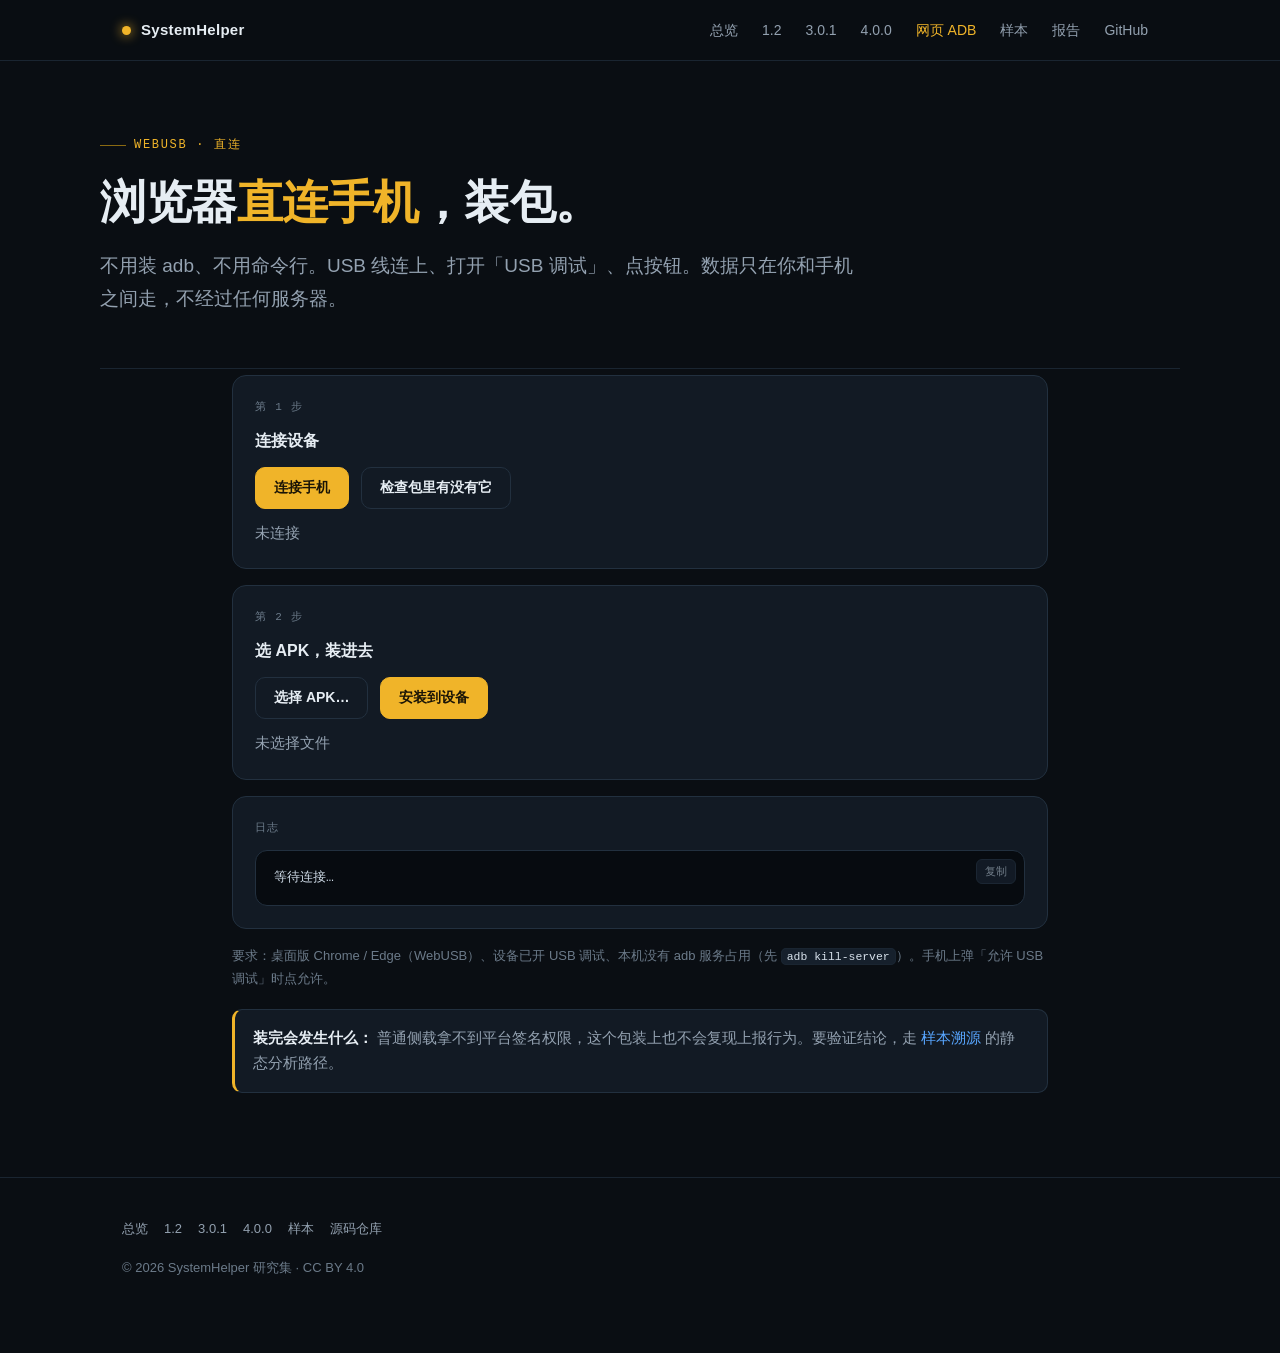
<file: webadb.html>
<!DOCTYPE html>
<html lang="zh-CN">
<head>
<meta charset="utf-8">
<meta name="viewport" content="width=device-width, initial-scale=1">
<title>浏览器直连手机 · 装包 · SystemHelper</title>
<meta name="description" content="用 WebUSB 在浏览器里直连 Android 设备并安装 APK：连接 → 认证 → 流式安装，全部在本机完成，不经过任何服务器。">
<link rel="stylesheet" href="assets/site.css">
<link rel="icon" href="data:image/svg+xml,<svg xmlns='http://www.w3.org/2000/svg' viewBox='0 0 32 32'><rect width='32' height='32' rx='7' fill='%230a0e13'/><circle cx='16' cy='16' r='6' fill='%23f0b429'/></svg>">
</head>
<body>

<header class="site">
  <div class="wrap bar">
    <a class="brand" href="index.html"><span class="dot"></span>SystemHelper</a>
    <button class="nav-toggle" type="button" aria-expanded="false" aria-label="菜单">菜单</button>
    <nav class="main">
      <a href="index.html">总览</a>
      <a href="versions/1.2.html">1.2</a>
      <a href="versions/3.0.1.html">3.0.1</a>
      <a href="versions/4.0.0.html">4.0.0</a>
      <a href="webadb.html" class="active">网页 ADB</a>
      <a href="samples.html">样本</a>
      <a href="index.html#reports">报告</a>
      <a href="https://github.com/Richard8695847/SystemHelper">GitHub</a>
    </nav>
  </div>
</header>

<div class="wrap hero" style="padding-bottom:24px">
  <div class="eyebrow">WebUSB · 直连</div>
  <h1>浏览器<span class="hl">直连手机</span>，装包。</h1>
  <p class="lede">不用装 adb、不用命令行。USB 线连上、打开「USB 调试」、点按钮。数据只在你和手机之间走，不经过任何服务器。</p>
</div>

<section style="padding-top:6px">
  <div class="wrap" style="max-width:860px">

    <div class="card" style="margin-bottom:16px">
      <div class="kicker">第 1 步</div>
      <h3 style="margin-bottom:12px">连接设备</h3>
      <div class="actions">
        <button class="btn primary" id="btn-connect" type="button">连接手机</button>
        <button class="btn" id="btn-shell" type="button" disabled>检查包里有没有它</button>
      </div>
      <p class="small" style="margin-top:12px" id="dev">未连接</p>
    </div>

    <div class="card" style="margin-bottom:16px">
      <div class="kicker">第 2 步</div>
      <h3 style="margin-bottom:12px">选 APK，装进去</h3>
      <div class="actions">
        <input type="file" id="apk" accept=".apk,application/vnd.android.package-archive" style="display:none">
        <button class="btn" id="btn-pick" type="button" disabled>选择 APK…</button>
        <button class="btn primary" id="btn-install" type="button" disabled>安装到设备</button>
      </div>
      <p class="small" style="margin-top:12px" id="file">未选择文件</p>
    </div>

    <div class="card">
      <div class="kicker">日志</div>
      <pre id="log" style="margin:12px 0 0;max-height:320px;overflow:auto"><code>等待连接…</code></pre>
    </div>

    <p class="small" style="margin-top:16px">
      要求：桌面版 Chrome / Edge（WebUSB）、设备已开 USB 调试、本机没有 adb 服务占用（先 <code>adb kill-server</code>）。手机上弹「允许 USB 调试」时点允许。
    </p>

    <div class="callout" style="margin-top:18px">
      <strong>装完会发生什么：</strong> 普通侧载拿不到平台签名权限，这个包装上也不会复现上报行为。要验证结论，走 <a href="samples.html">样本溯源</a> 的静态分析路径。
    </div>

  </div>
</section>

<footer class="site">
  <div class="wrap">
    <nav>
      <a href="index.html">总览</a><a href="versions/1.2.html">1.2</a><a href="versions/3.0.1.html">3.0.1</a><a href="versions/4.0.0.html">4.0.0</a>
      <a href="samples.html">样本</a>
      <a href="https://github.com/Richard8695847/SystemHelper">源码仓库</a>
    </nav>
    <p>© <span data-year>2026</span> SystemHelper 研究集 · CC BY 4.0</p>
  </div>
</footer>

<script src="assets/site.js"></script>
<script type="module">
const CDN = {
  adb:  "https://cdn.jsdelivr.net/npm/@yume-chan/adb@2.6.4/+esm",
  usb:  "https://cdn.jsdelivr.net/npm/@yume-chan/adb-daemon-webusb@2.3.2/+esm",
  cred: "https://cdn.jsdelivr.net/npm/@yume-chan/adb-credential-web@2.1.0/+esm",
};

const PKG = "com.mobiletools.systemhelper";
const $log = document.querySelector("#log code");
const $dev = document.getElementById("dev");
const $file = document.getElementById("file");
const $apk = document.getElementById("apk");
const bConnect = document.getElementById("btn-connect");
const bShell = document.getElementById("btn-shell");
const bPick = document.getElementById("btn-pick");
const bInstall = document.getElementById("btn-install");

let adb = null;
let picked = null;

function log(s) {
  $log.textContent += "\n" + s;
  const pre = $log.parentElement;
  pre.scrollTop = pre.scrollHeight;
}

/* ---------- 1. 连接 ---------- */
bConnect.addEventListener("click", async () => {
  bConnect.disabled = true;
  $log.textContent = "加载 ADB 实现…";
  try {
    if (!navigator.usb) throw new Error("该浏览器不支持 WebUSB，请用桌面版 Chrome / Edge");

    const [adbMod, usbMod, credMod] = await Promise.all([
      import(CDN.adb), import(CDN.usb), import(CDN.cred),
    ]);

    const manager = usbMod.AdbDaemonWebUsbDeviceManager.BROWSER;
    if (!manager) throw new Error("WebUSB 不可用：需要 https 或 localhost 环境");

    log("请在弹出的对话框中选择你的手机…");
    const device = await manager.requestDevice();
    if (!device) { log("已取消"); bConnect.disabled = false; return; }

    log("连接：" + (device.name || device.serial || "device"));
    const connection = await device.connect();

    log("认证中（手机端会弹「允许 USB 调试」，请点允许）…");
    const transport = await adbMod.AdbDaemonTransport.authenticate({
      serial: device.serial,
      connection,
      credentialStore: new credMod.default("systemhelper"),
    });
    adb = new adbMod.Adb(transport);

    const model = (await adb.subprocess.noneProtocol.spawnWaitText("getprop ro.product.model")).trim();
    const rel = (await adb.subprocess.noneProtocol.spawnWaitText("getprop ro.build.version.release")).trim();
    $dev.textContent = "已连接：" + model + " · Android " + rel;
    log("连接成功");

    bShell.disabled = false;
    bPick.disabled = false;
  } catch (e) {
    log("失败：" + (e && e.message ? e.message : e));
    bConnect.disabled = false;
  }
});

/* ---------- 2. 检查包 ---------- */
bShell.addEventListener("click", async () => {
  if (!adb) return;
  try {
    const out = await adb.subprocess.noneProtocol.spawnWaitText(
      `dumpsys package ${PKG} | grep -E "versionName|versionCode" || echo "（系统中没有这个包）"`
    );
    log("---");
    log(out.trim() || "（无输出）");
  } catch (e) {
    log("查询失败：" + (e && e.message ? e.message : e));
  }
});

/* ---------- 3. 选包 ---------- */
bPick.addEventListener("click", () => $apk.click());

$apk.addEventListener("change", () => {
  picked = $apk.files && $apk.files[0];
  if (!picked) { $file.textContent = "未选择文件"; bInstall.disabled = true; return; }
  $file.textContent = picked.name + " · " + (picked.size / 1048576).toFixed(1) + " MB";
  bInstall.disabled = !adb;
});

/* ---------- 4. 流式安装 ---------- */
bInstall.addEventListener("click", async () => {
  if (!adb || !picked) return;
  bInstall.disabled = true;
  try {
    log("---");
    log("开始安装：" + picked.name + "（" + picked.size + " B）");

    // pm install -S <bytes>：从 stdin 读取 APK，等价于 adb install 的 streamed install
    const proc = await adb.subprocess.noneProtocol.spawn(`pm install -S ${picked.size} -r -t`);

    const reader = picked.stream().getReader();
    const writer = proc.stdin.getWriter();
    let sent = 0, mark = 0;
    for (;;) {
      const { done, value } = await reader.read();
      if (done) break;
      await writer.write(value);
      sent += value.byteLength;
      if (sent - mark >= 4 * 1048576) { mark = sent; log("已传输 " + (sent / 1048576).toFixed(1) + " MB"); }
    }
    await writer.close();

    const out = await new Response(proc.output).text();
    await proc.exited;
    log(out.trim() || "（安装命令无输出）");
    log("完成");
  } catch (e) {
    log("安装失败：" + (e && e.message ? e.message : e));
  } finally {
    bInstall.disabled = false;
  }
});
</script>
</body>
</html>
</file>
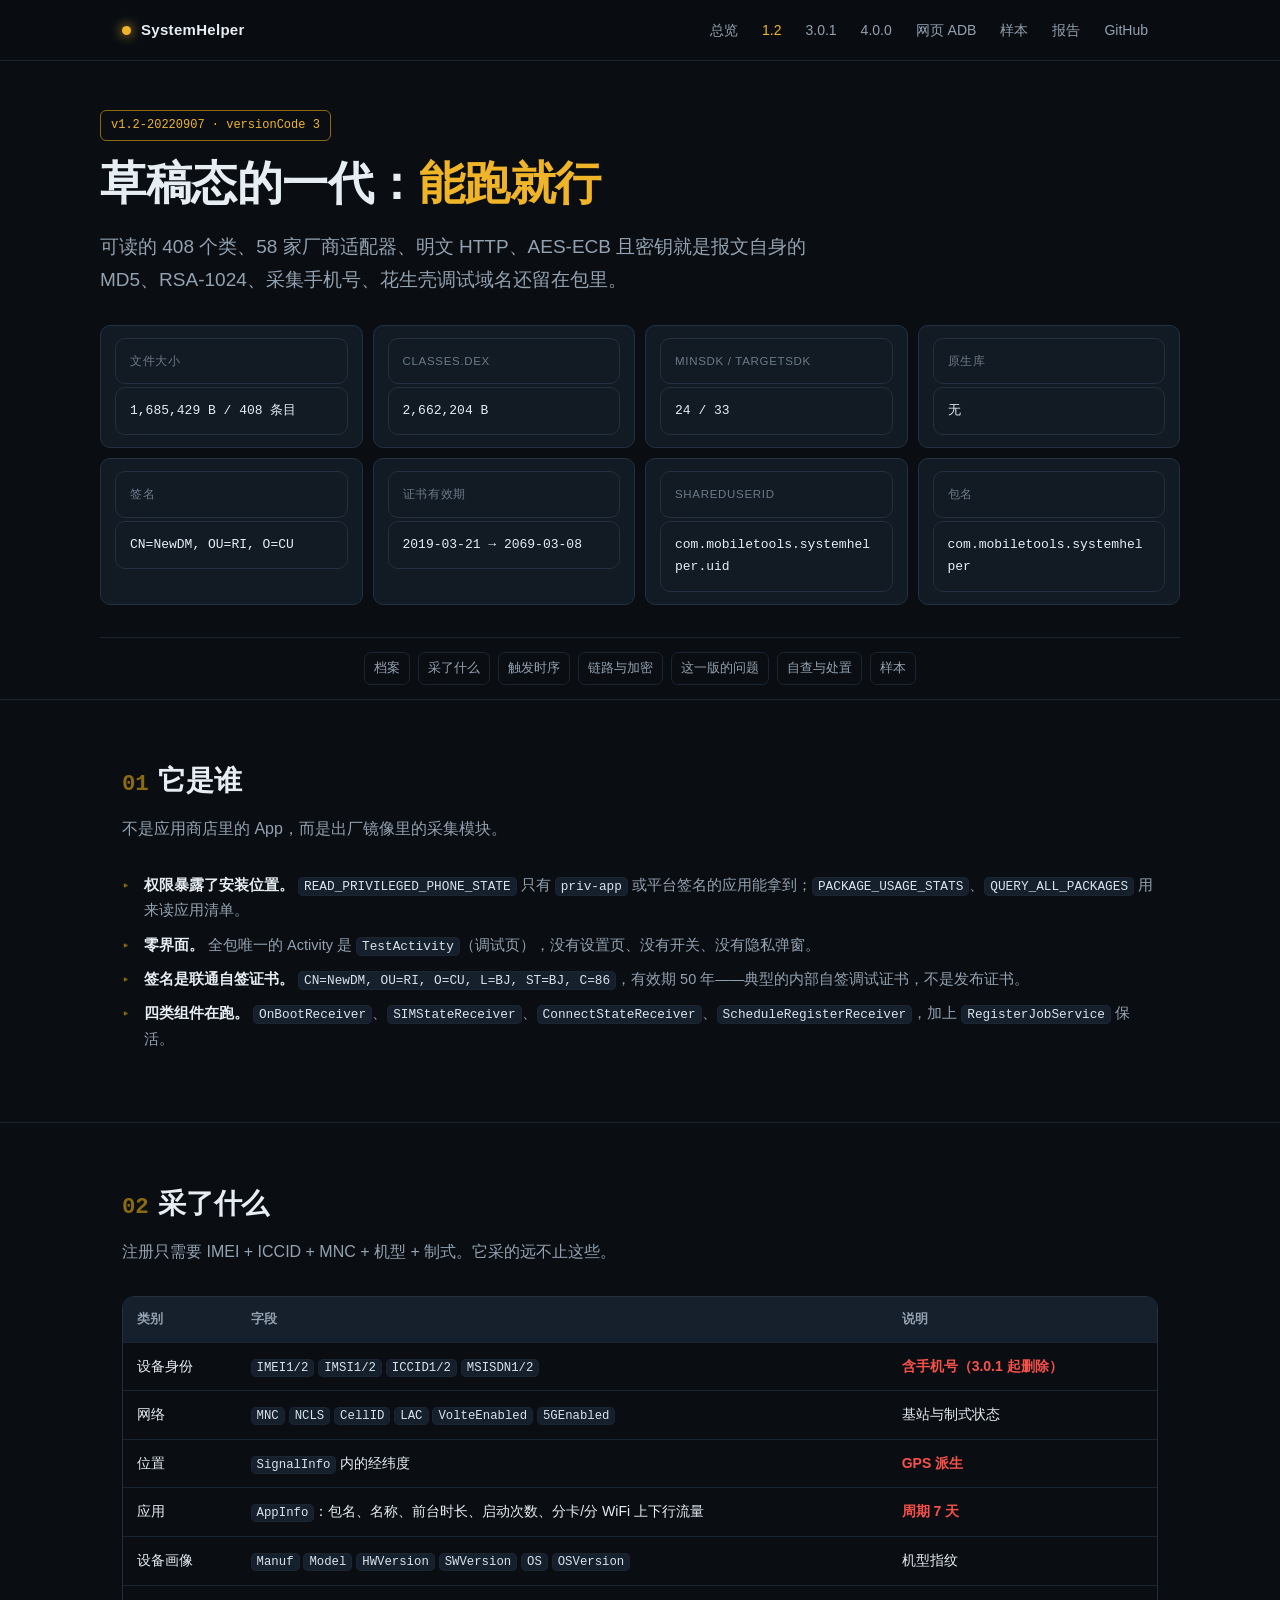
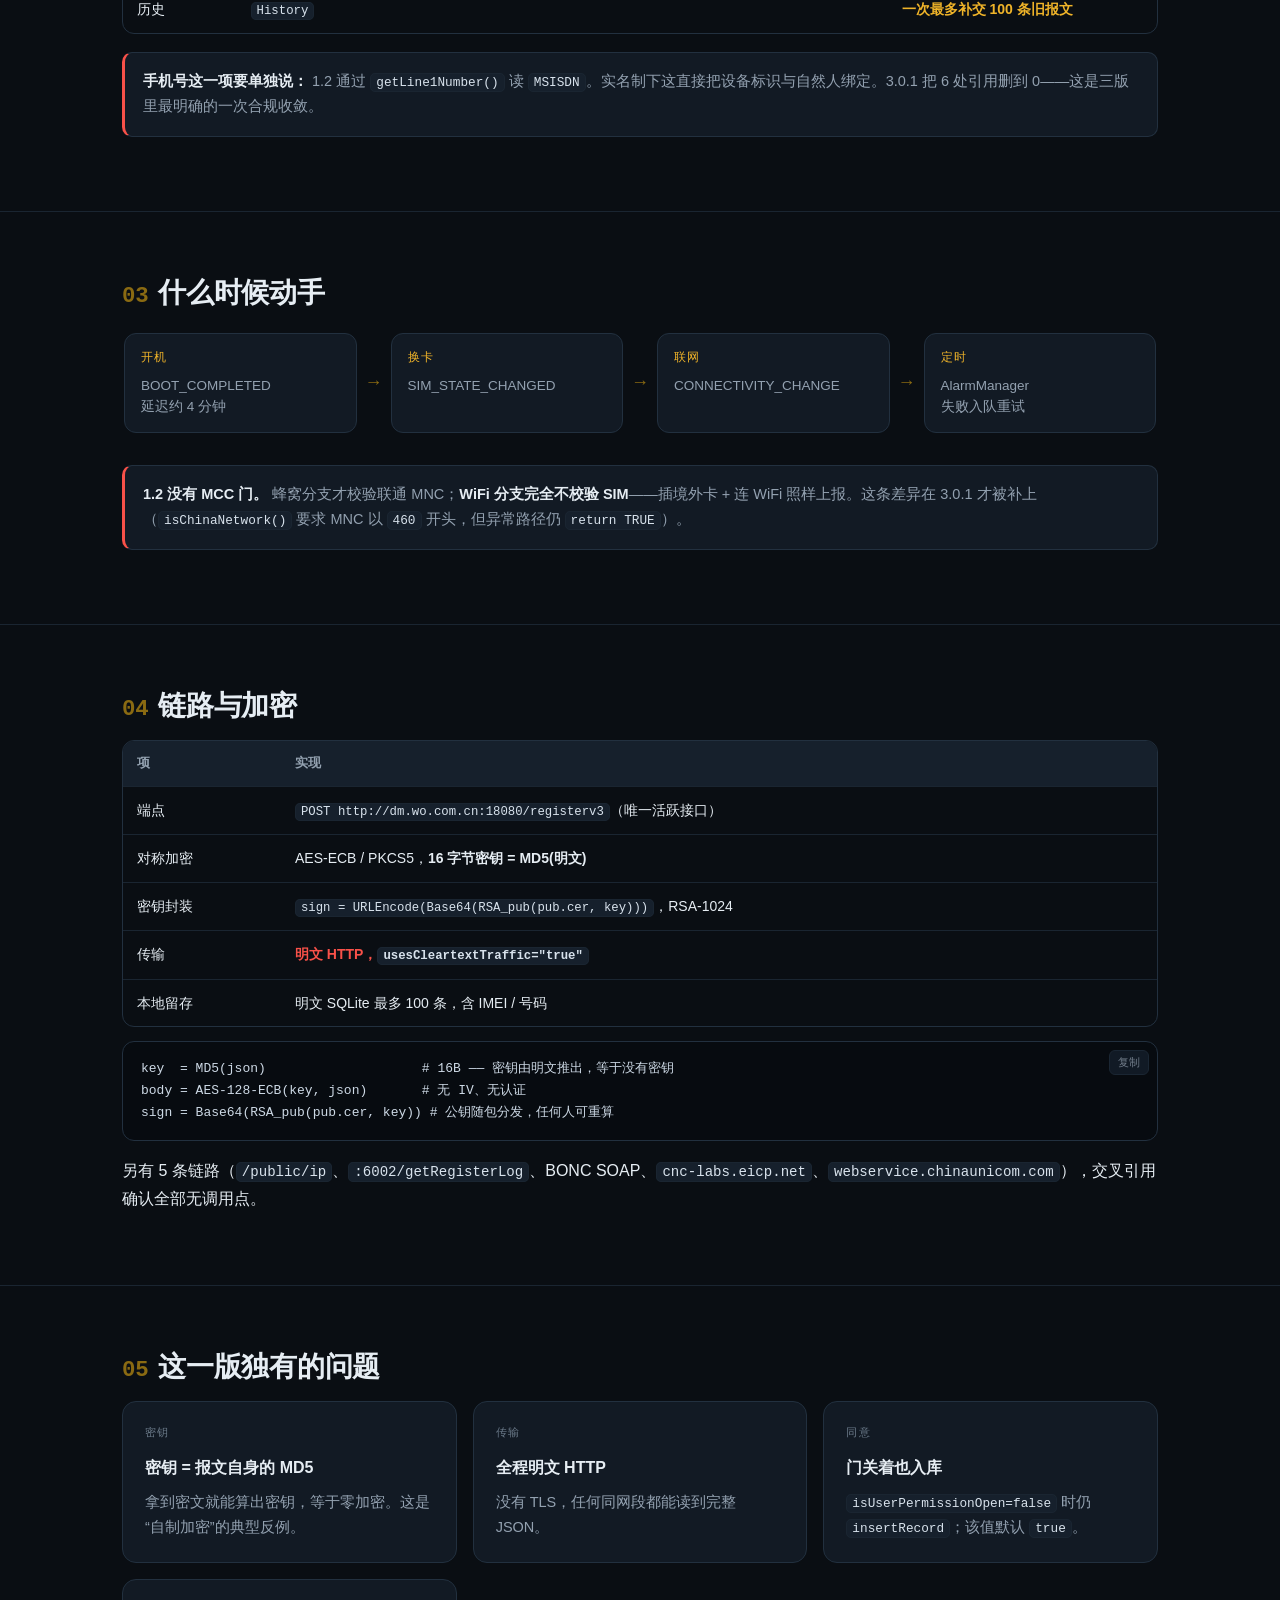
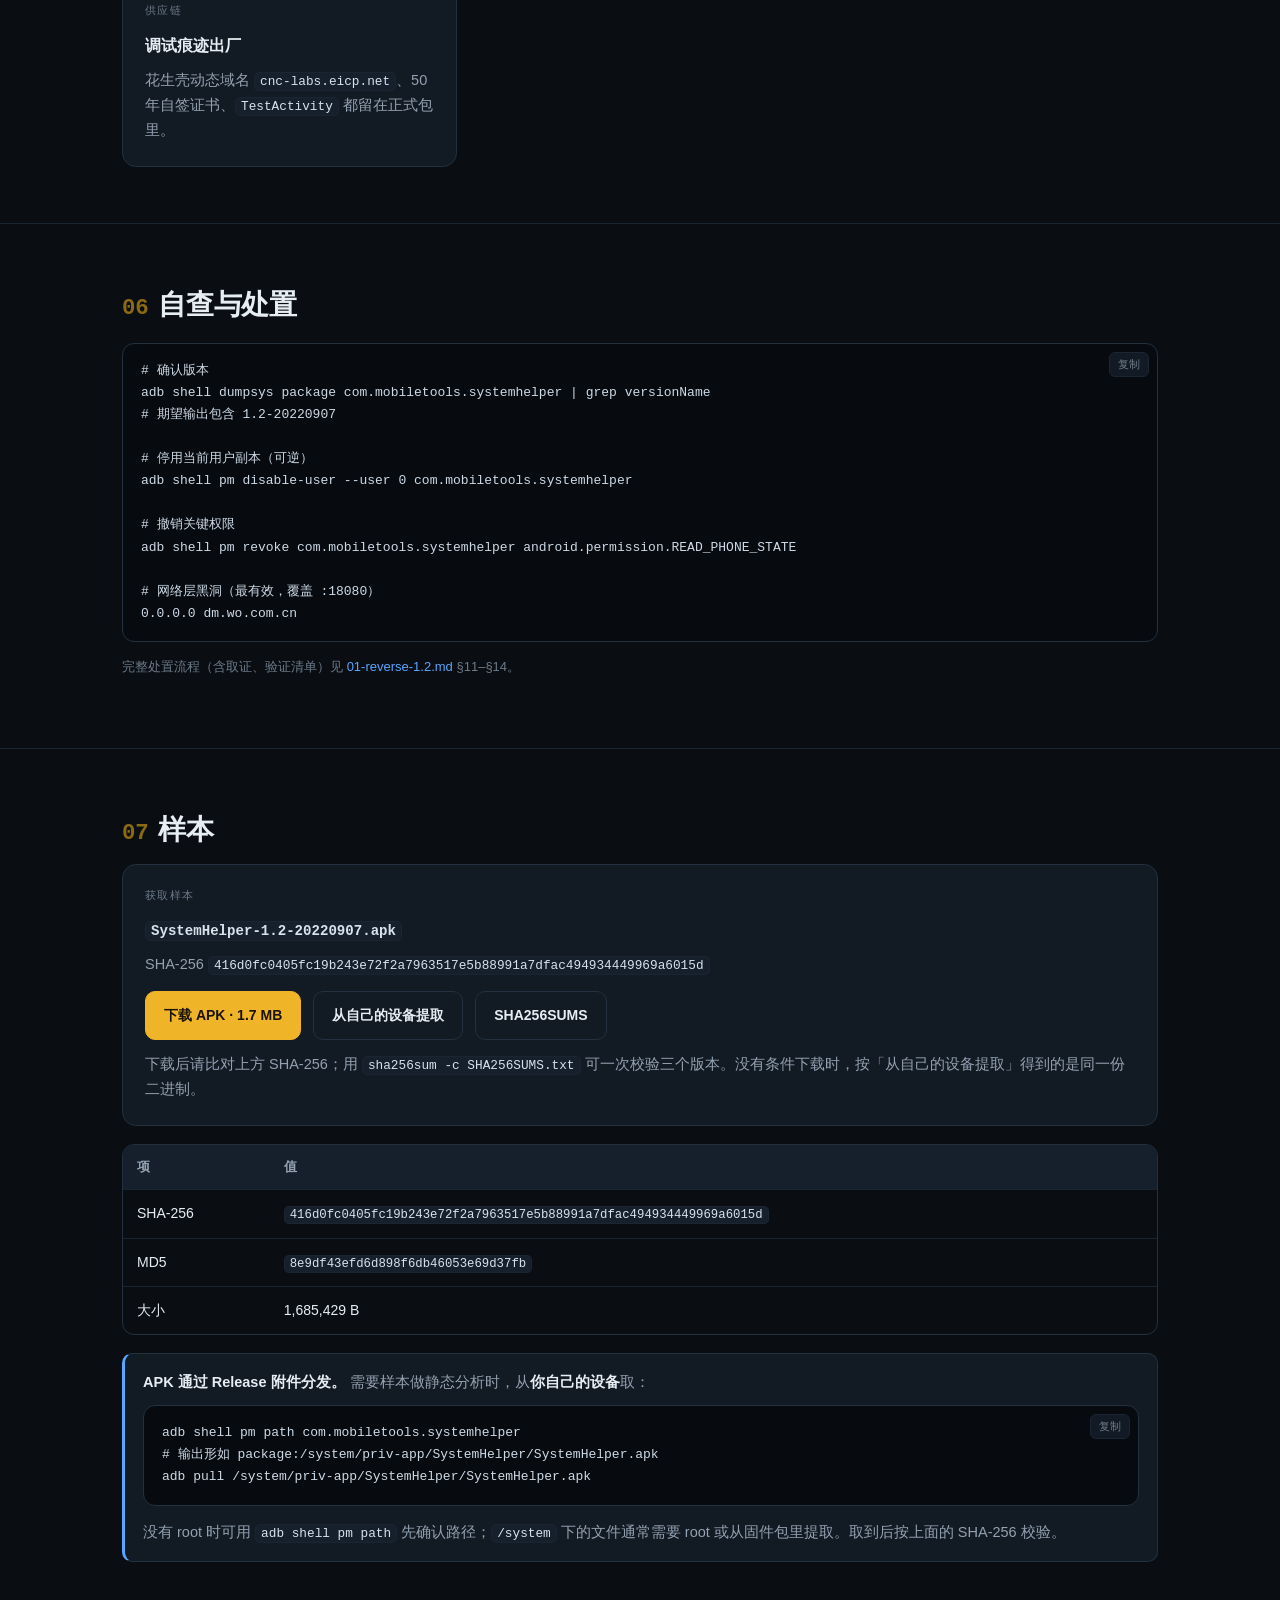
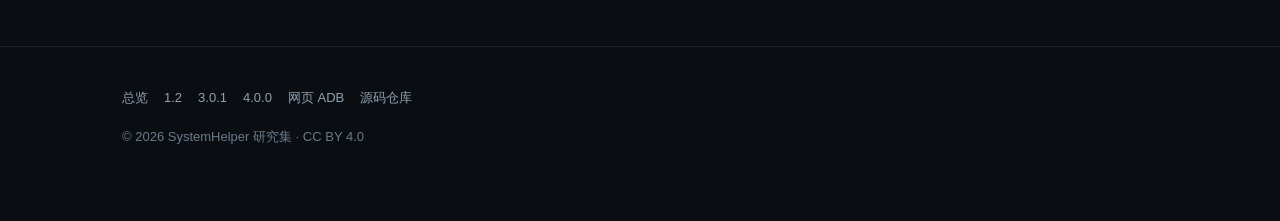
<file: versions/1.2.html>
<!DOCTYPE html>
<html lang="zh-CN">
<head>
<meta charset="utf-8">
<meta name="viewport" content="width=device-width, initial-scale=1">
<title>SystemHelper 1.2（20220907）· 逆向分析</title>
<meta name="description" content="SystemHelper 1.2-20220907 静态分析：明文 HTTP、AES-ECB + MD5 密钥、RSA-1024、58 家厂商适配器、采集手机号。">
<link rel="stylesheet" href="../assets/site.css">
<link rel="icon" href="data:image/svg+xml,<svg xmlns='http://www.w3.org/2000/svg' viewBox='0 0 32 32'><rect width='32' height='32' rx='7' fill='%230a0e13'/><circle cx='16' cy='16' r='6' fill='%23f0b429'/></svg>">
</head>
<body>

<header class="site">
  <div class="wrap bar">
    <a class="brand" href="../index.html"><span class="dot"></span>SystemHelper</a>
    <button class="nav-toggle" type="button" aria-expanded="false" aria-label="菜单">菜单</button>
    <nav class="main">
      <a href="../index.html">总览</a>
      <a href="1.2.html" class="active">1.2</a>
      <a href="3.0.1.html">3.0.1</a>
      <a href="4.0.0.html">4.0.0</a>
      <a href="../webadb.html">网页 ADB</a>
      <a href="../samples.html">样本</a>
      <a href="../index.html#reports">报告</a>
      <a href="https://github.com/Richard8695847/SystemHelper">GitHub</a>
    </nav>
  </div>
</header>

<div class="wrap vhead">
  <div class="vbadge">v1.2-20220907 · versionCode 3</div>
  <h1>草稿态的一代：<span class="hl">能跑就行</span></h1>
  <p class="lede">可读的 408 个类、58 家厂商适配器、明文 HTTP、AES-ECB 且密钥就是报文自身的 MD5、RSA-1024、采集手机号、花生壳调试域名还留在包里。</p>
  <div class="meta-grid">
    <div><div class="k">文件大小</div><div class="v">1,685,429 B / 408 条目</div></div>
    <div><div class="k">classes.dex</div><div class="v">2,662,204 B</div></div>
    <div><div class="k">minSdk / targetSdk</div><div class="v">24 / 33</div></div>
    <div><div class="k">原生库</div><div class="v">无</div></div>
    <div><div class="k">签名</div><div class="v">CN=NewDM, OU=RI, O=CU</div></div>
    <div><div class="k">证书有效期</div><div class="v">2019-03-21 → 2069-03-08</div></div>
    <div><div class="k">sharedUserId</div><div class="v">com.mobiletools.systemhelper.uid</div></div>
    <div><div class="k">包名</div><div class="v">com.mobiletools.systemhelper</div></div>
  </div>
</div>

<nav class="anchor-nav"><div class="wrap" style="display:flex;flex-wrap:wrap;gap:8px">
  <a href="#profile">档案</a><a href="#collect">采了什么</a><a href="#trigger">触发时序</a>
  <a href="#channel">链路与加密</a><a href="#issues">这一版的问题</a><a href="#check">自查与处置</a><a href="#sample">样本</a>
</div></nav>

<section id="profile">
  <div class="wrap">
    <h2><span class="num">01</span>它是谁</h2>
    <p class="sub">不是应用商店里的 App，而是出厂镜像里的采集模块。</p>
    <ul class="clean">
      <li><strong>权限暴露了安装位置。</strong> <code>READ_PRIVILEGED_PHONE_STATE</code> 只有 <code>priv-app</code> 或平台签名的应用能拿到；<code>PACKAGE_USAGE_STATS</code>、<code>QUERY_ALL_PACKAGES</code> 用来读应用清单。</li>
      <li><strong>零界面。</strong> 全包唯一的 Activity 是 <code>TestActivity</code>（调试页），没有设置页、没有开关、没有隐私弹窗。</li>
      <li><strong>签名是联通自签证书。</strong> <code>CN=NewDM, OU=RI, O=CU, L=BJ, ST=BJ, C=86</code>，有效期 50 年——典型的内部自签调试证书，不是发布证书。</li>
      <li><strong>四类组件在跑。</strong> <code>OnBootReceiver</code>、<code>SIMStateReceiver</code>、<code>ConnectStateReceiver</code>、<code>ScheduleRegisterReceiver</code>，加上 <code>RegisterJobService</code> 保活。</li>
    </ul>
  </div>
</section>

<section id="collect">
  <div class="wrap">
    <h2><span class="num">02</span>采了什么</h2>
    <p class="sub">注册只需要 IMEI + ICCID + MNC + 机型 + 制式。它采的远不止这些。</p>

    <div class="table-wrap">
      <table>
        <thead><tr><th>类别</th><th>字段</th><th>说明</th></tr></thead>
        <tbody>
          <tr><td>设备身份</td><td><code>IMEI1/2</code> <code>IMSI1/2</code> <code>ICCID1/2</code> <code>MSISDN1/2</code></td><td class="no">含手机号（3.0.1 起删除）</td></tr>
          <tr><td>网络</td><td><code>MNC</code> <code>NCLS</code> <code>CellID</code> <code>LAC</code> <code>VolteEnabled</code> <code>5GEnabled</code></td><td>基站与制式状态</td></tr>
          <tr><td>位置</td><td><code>SignalInfo</code> 内的经纬度</td><td class="no">GPS 派生</td></tr>
          <tr><td>应用</td><td><code>AppInfo</code>：包名、名称、前台时长、启动次数、分卡/分 WiFi 上下行流量</td><td class="no">周期 7 天</td></tr>
          <tr><td>设备画像</td><td><code>Manuf</code> <code>Model</code> <code>HWVersion</code> <code>SWVersion</code> <code>OS</code> <code>OSVersion</code></td><td>机型指纹</td></tr>
          <tr><td>历史</td><td><code>History</code></td><td class="warn">一次最多补交 100 条旧报文</td></tr>
        </tbody>
      </table>
    </div>

    <div class="callout bad">
      <strong>手机号这一项要单独说：</strong> 1.2 通过 <code>getLine1Number()</code> 读 <code>MSISDN</code>。实名制下这直接把设备标识与自然人绑定。3.0.1 把 6 处引用删到 0——这是三版里最明确的一次合规收敛。
    </div>
  </div>
</section>

<section id="trigger">
  <div class="wrap">
    <h2><span class="num">03</span>什么时候动手</h2>
    <div class="flow">
      <div class="flow-node"><div class="t">开机</div><div class="d">BOOT_COMPLETED<br>延迟约 4 分钟</div></div>
      <div class="flow-arrow">→</div>
      <div class="flow-node"><div class="t">换卡</div><div class="d">SIM_STATE_CHANGED</div></div>
      <div class="flow-arrow">→</div>
      <div class="flow-node"><div class="t">联网</div><div class="d">CONNECTIVITY_CHANGE</div></div>
      <div class="flow-arrow">→</div>
      <div class="flow-node"><div class="t">定时</div><div class="d">AlarmManager<br>失败入队重试</div></div>
    </div>

    <div class="callout bad" style="margin-top:18px">
      <strong>1.2 没有 MCC 门。</strong> 蜂窝分支才校验联通 MNC；<strong>WiFi 分支完全不校验 SIM</strong>——插境外卡 + 连 WiFi 照样上报。这条差异在 3.0.1 才被补上（<code>isChinaNetwork()</code> 要求 MNC 以 <code>460</code> 开头，但异常路径仍 <code>return TRUE</code>）。
    </div>
  </div>
</section>

<section id="channel">
  <div class="wrap">
    <h2><span class="num">04</span>链路与加密</h2>
    <div class="table-wrap">
      <table>
        <thead><tr><th>项</th><th>实现</th></tr></thead>
        <tbody>
          <tr><td>端点</td><td><code>POST http://dm.wo.com.cn:18080/registerv3</code>（唯一活跃接口）</td></tr>
          <tr><td>对称加密</td><td>AES-ECB / PKCS5，<strong>16 字节密钥 = MD5(明文)</strong></td></tr>
          <tr><td>密钥封装</td><td><code>sign = URLEncode(Base64(RSA_pub(pub.cer, key)))</code>，RSA-1024</td></tr>
          <tr><td>传输</td><td class="no">明文 HTTP，<code>usesCleartextTraffic="true"</code></td></tr>
          <tr><td>本地留存</td><td>明文 SQLite 最多 100 条，含 IMEI / 号码</td></tr>
        </tbody>
      </table>
    </div>

<pre><code>key  = MD5(json)                    # 16B —— 密钥由明文推出，等于没有密钥
body = AES-128-ECB(key, json)       # 无 IV、无认证
sign = Base64(RSA_pub(pub.cer, key)) # 公钥随包分发，任何人可重算</code></pre>

    <p>另有 5 条链路（<code>/public/ip</code>、<code>:6002/getRegisterLog</code>、BONC SOAP、<code>cnc-labs.eicp.net</code>、<code>webservice.chinaunicom.com</code>），交叉引用确认全部无调用点。</p>
  </div>
</section>

<section id="issues">
  <div class="wrap">
    <h2><span class="num">05</span>这一版独有的问题</h2>
    <div class="grid two">
      <div class="card"><div class="kicker">密钥</div><h3>密钥 = 报文自身的 MD5</h3><p>拿到密文就能算出密钥，等于零加密。这是“自制加密”的典型反例。</p></div>
      <div class="card"><div class="kicker">传输</div><h3>全程明文 HTTP</h3><p>没有 TLS，任何同网段都能读到完整 JSON。</p></div>
      <div class="card"><div class="kicker">同意</div><h3>门关着也入库</h3><p><code>isUserPermissionOpen=false</code> 时仍 <code>insertRecord</code>；该值默认 <code>true</code>。</p></div>
      <div class="card"><div class="kicker">供应链</div><h3>调试痕迹出厂</h3><p>花生壳动态域名 <code>cnc-labs.eicp.net</code>、50 年自签证书、<code>TestActivity</code> 都留在正式包里。</p></div>
    </div>
  </div>
</section>

<section id="check">
  <div class="wrap">
    <h2><span class="num">06</span>自查与处置</h2>
<pre><code># 确认版本
adb shell dumpsys package com.mobiletools.systemhelper | grep versionName
# 期望输出包含 1.2-20220907

# 停用当前用户副本（可逆）
adb shell pm disable-user --user 0 com.mobiletools.systemhelper

# 撤销关键权限
adb shell pm revoke com.mobiletools.systemhelper android.permission.READ_PHONE_STATE

# 网络层黑洞（最有效，覆盖 :18080）
0.0.0.0 dm.wo.com.cn</code></pre>
    <p class="small">完整处置流程（含取证、验证清单）见 <a href="https://github.com/Richard8695847/SystemHelper/blob/main/docs/01-reverse-1.2.md">01-reverse-1.2.md</a> §11–§14。</p>
  </div>
</section>

<section id="sample">
  <div class="wrap">
    <h2><span class="num">07</span>样本</h2>

    <div class="card" style="margin-bottom:18px">
      <div class="kicker">获取样本</div>
      <h3 style="margin-bottom:6px"><code>SystemHelper-1.2-20220907.apk</code></h3>
      <p class="small" style="margin-top:8px">SHA-256 <code style="white-space:normal">416d0fc0405fc19b243e72f2a7963517e5b88991a7dfac494934449969a6015d</code></p>
      <div class="actions" style="margin-top:14px">
        <a class="btn primary" href="https://github.com/Richard8695847/SystemHelper/releases/download/v1.0.0/SystemHelper-1.2-20220907.apk" rel="nofollow">下载 APK · 1.7 MB</a>
        <a class="btn" href="../samples.html#take">从自己的设备提取</a>
        <a class="btn" href="https://github.com/Richard8695847/SystemHelper/blob/main/SHA256SUMS.txt" rel="nofollow">SHA256SUMS</a>
      </div>
      <p class="small" style="margin-top:12px">下载后请比对上方 SHA-256；用 <code>sha256sum -c SHA256SUMS.txt</code> 可一次校验三个版本。没有条件下载时，按「从自己的设备提取」得到的是同一份二进制。</p>
    </div>

        <div class="table-wrap">
      <table>
        <thead><tr><th>项</th><th>值</th></tr></thead>
        <tbody>
          <tr><td>SHA-256</td><td><code style="white-space:normal">416d0fc0405fc19b243e72f2a7963517e5b88991a7dfac494934449969a6015d</code></td></tr>
          <tr><td>MD5</td><td><code>8e9df43efd6d898f6db46053e69d37fb</code></td></tr>
          <tr><td>大小</td><td>1,685,429 B</td></tr>
        </tbody>
      </table>
    </div>
    <div class="callout info">
      <strong>APK 通过 Release 附件分发。</strong> 需要样本做静态分析时，从<strong>你自己的设备</strong>取：
<pre style="margin-top:10px"><code>adb shell pm path com.mobiletools.systemhelper
# 输出形如 package:/system/priv-app/SystemHelper/SystemHelper.apk
adb pull /system/priv-app/SystemHelper/SystemHelper.apk</code></pre>
      没有 root 时可用 <code>adb shell pm path</code> 先确认路径；<code>/system</code> 下的文件通常需要 root 或从固件包里提取。取到后按上面的 SHA-256 校验。
    </div>
  </div>
</section>

<footer class="site">
  <div class="wrap">
    <nav>
      <a href="../index.html">总览</a><a href="1.2.html">1.2</a><a href="3.0.1.html">3.0.1</a><a href="4.0.0.html">4.0.0</a>
      <a href="../webadb.html">网页 ADB</a>
      <a href="https://github.com/Richard8695847/SystemHelper">源码仓库</a>
    </nav>
    <p>© <span data-year>2026</span> SystemHelper 研究集 · CC BY 4.0</p>
  </div>
</footer>

<script src="../assets/site.js"></script>
</body>
</html>
</file>
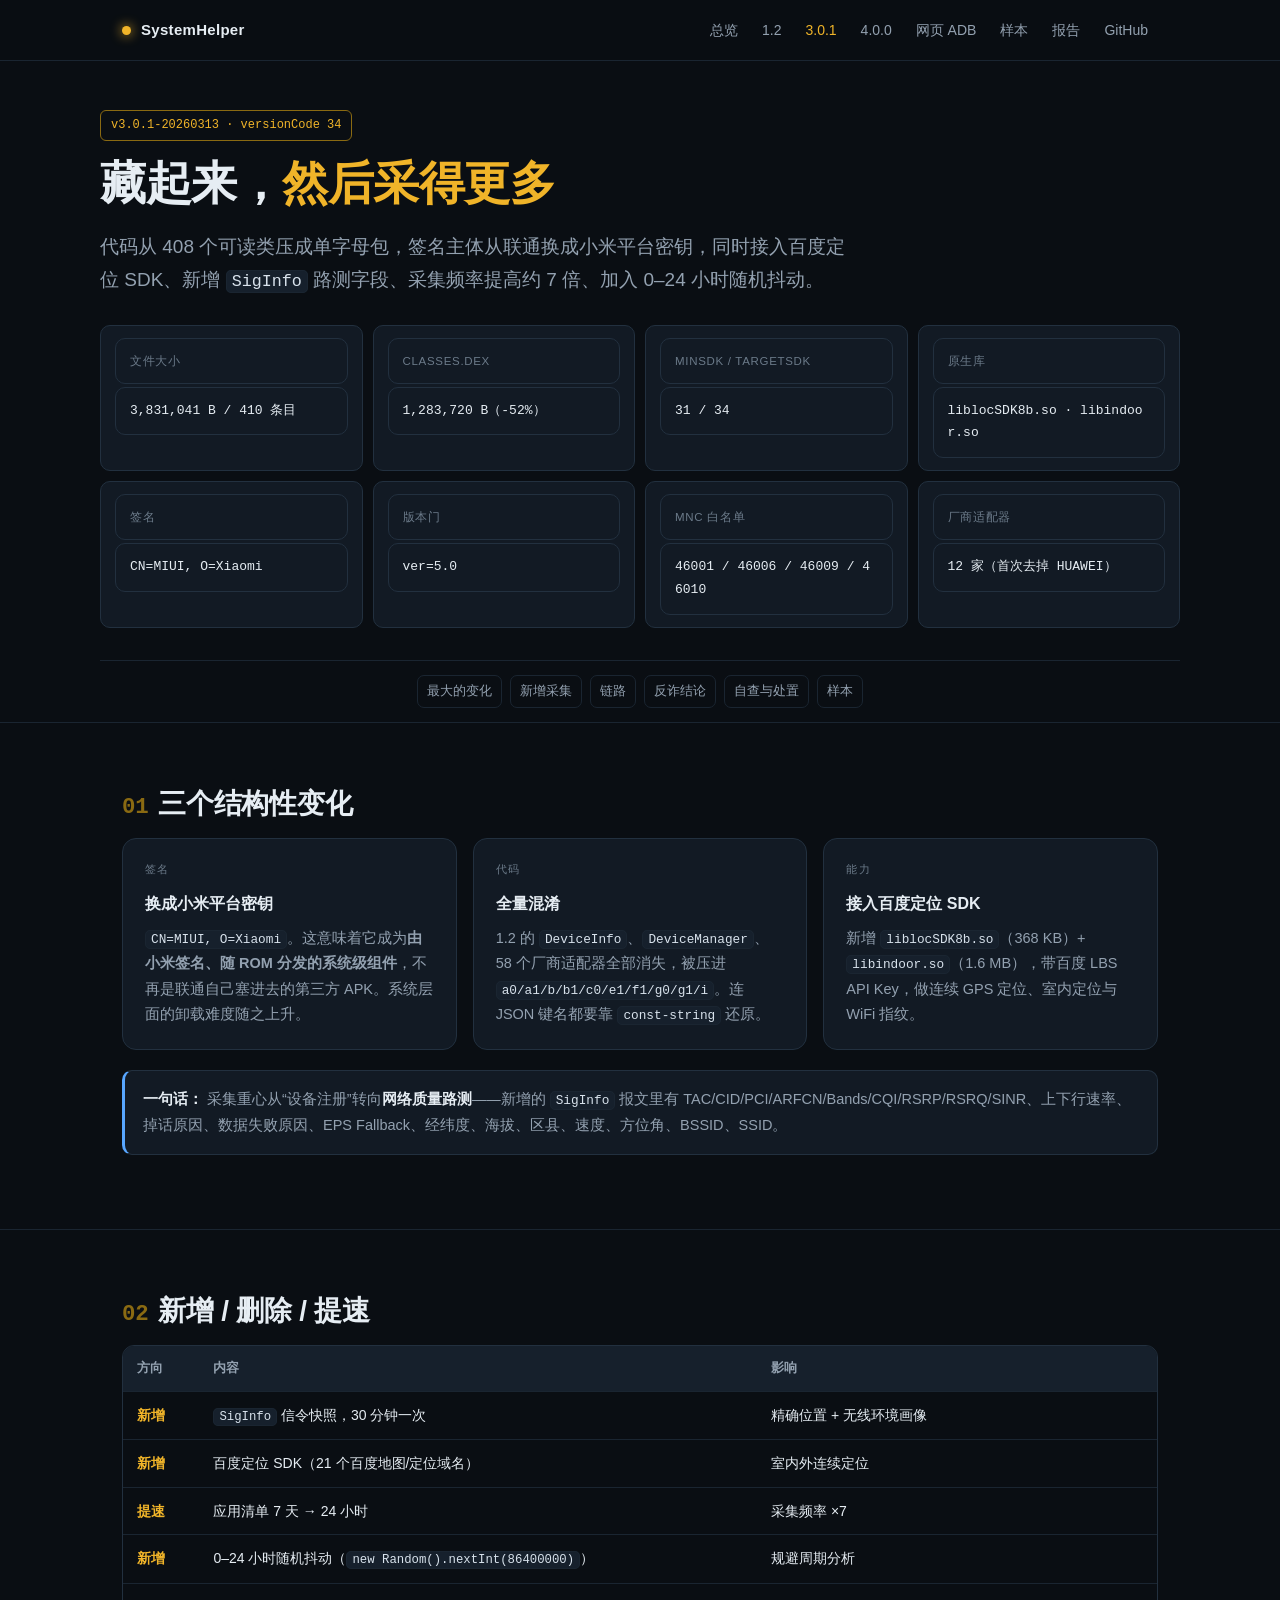
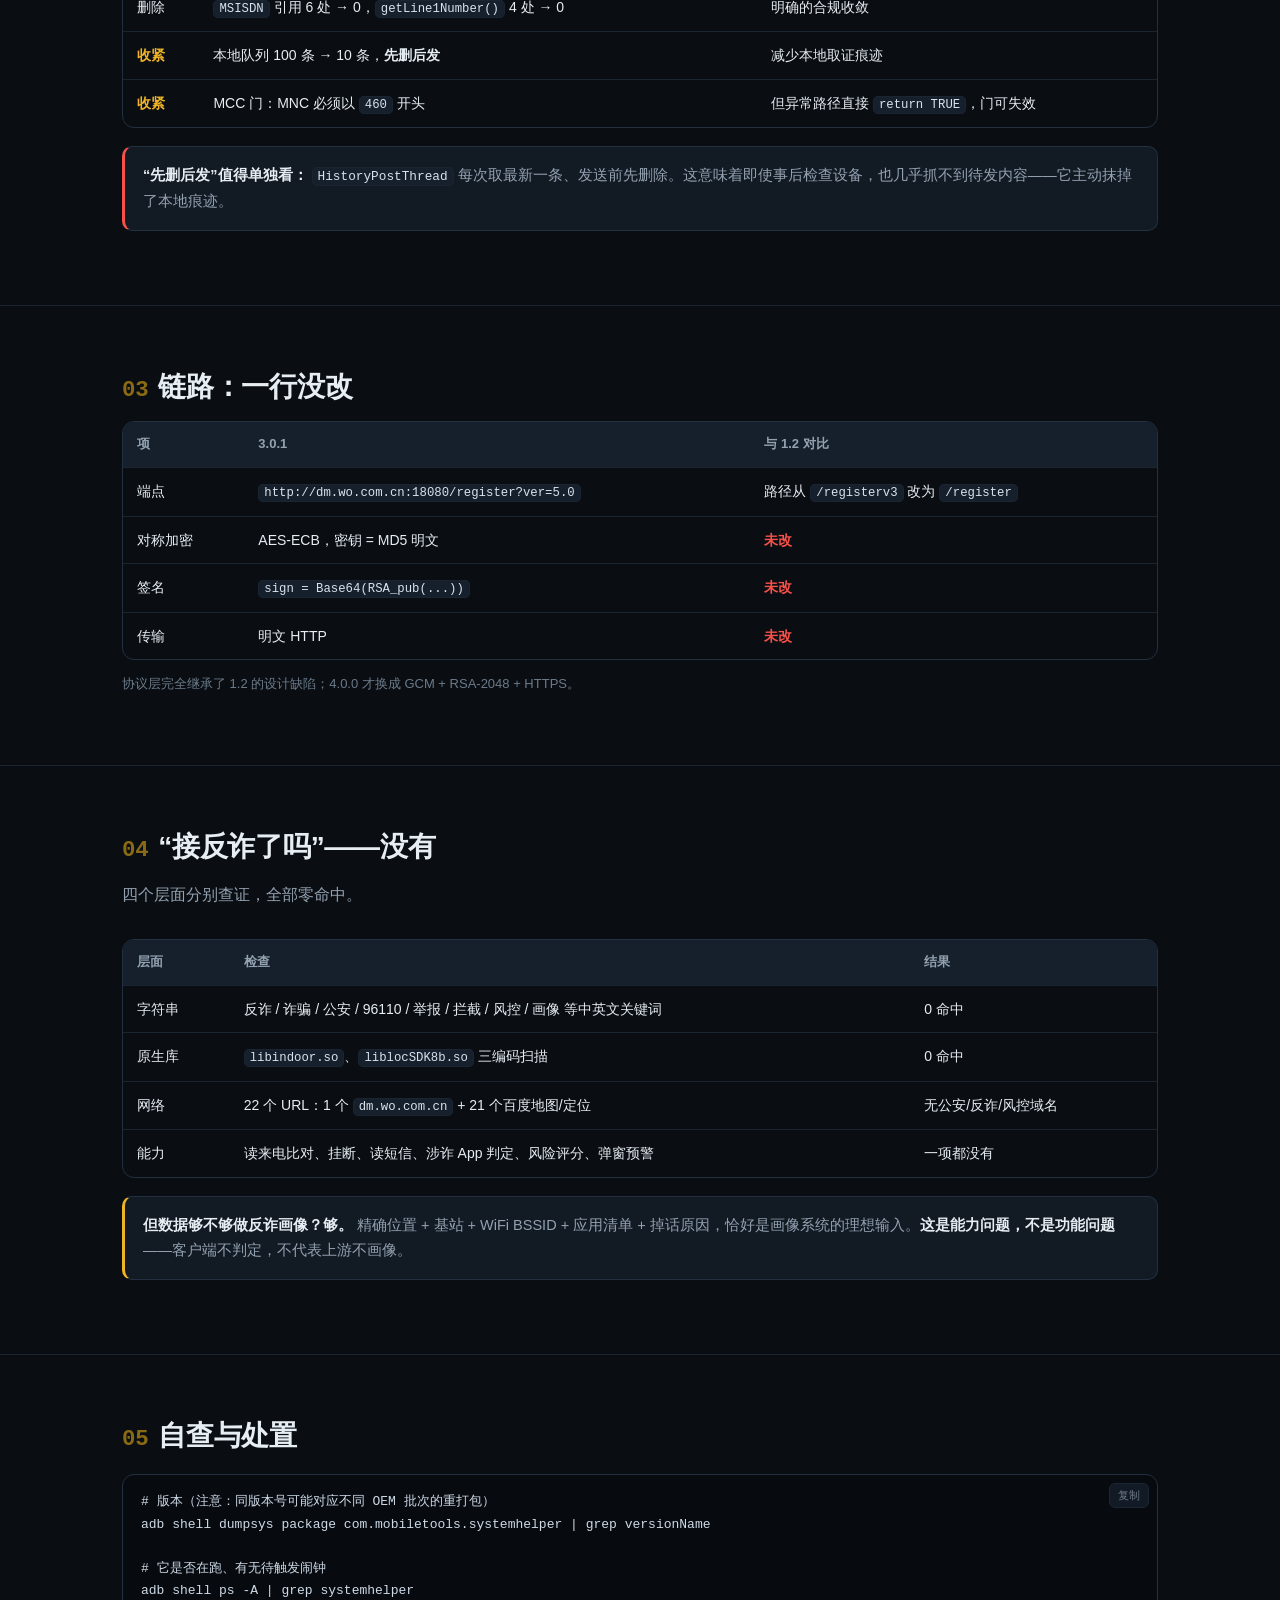
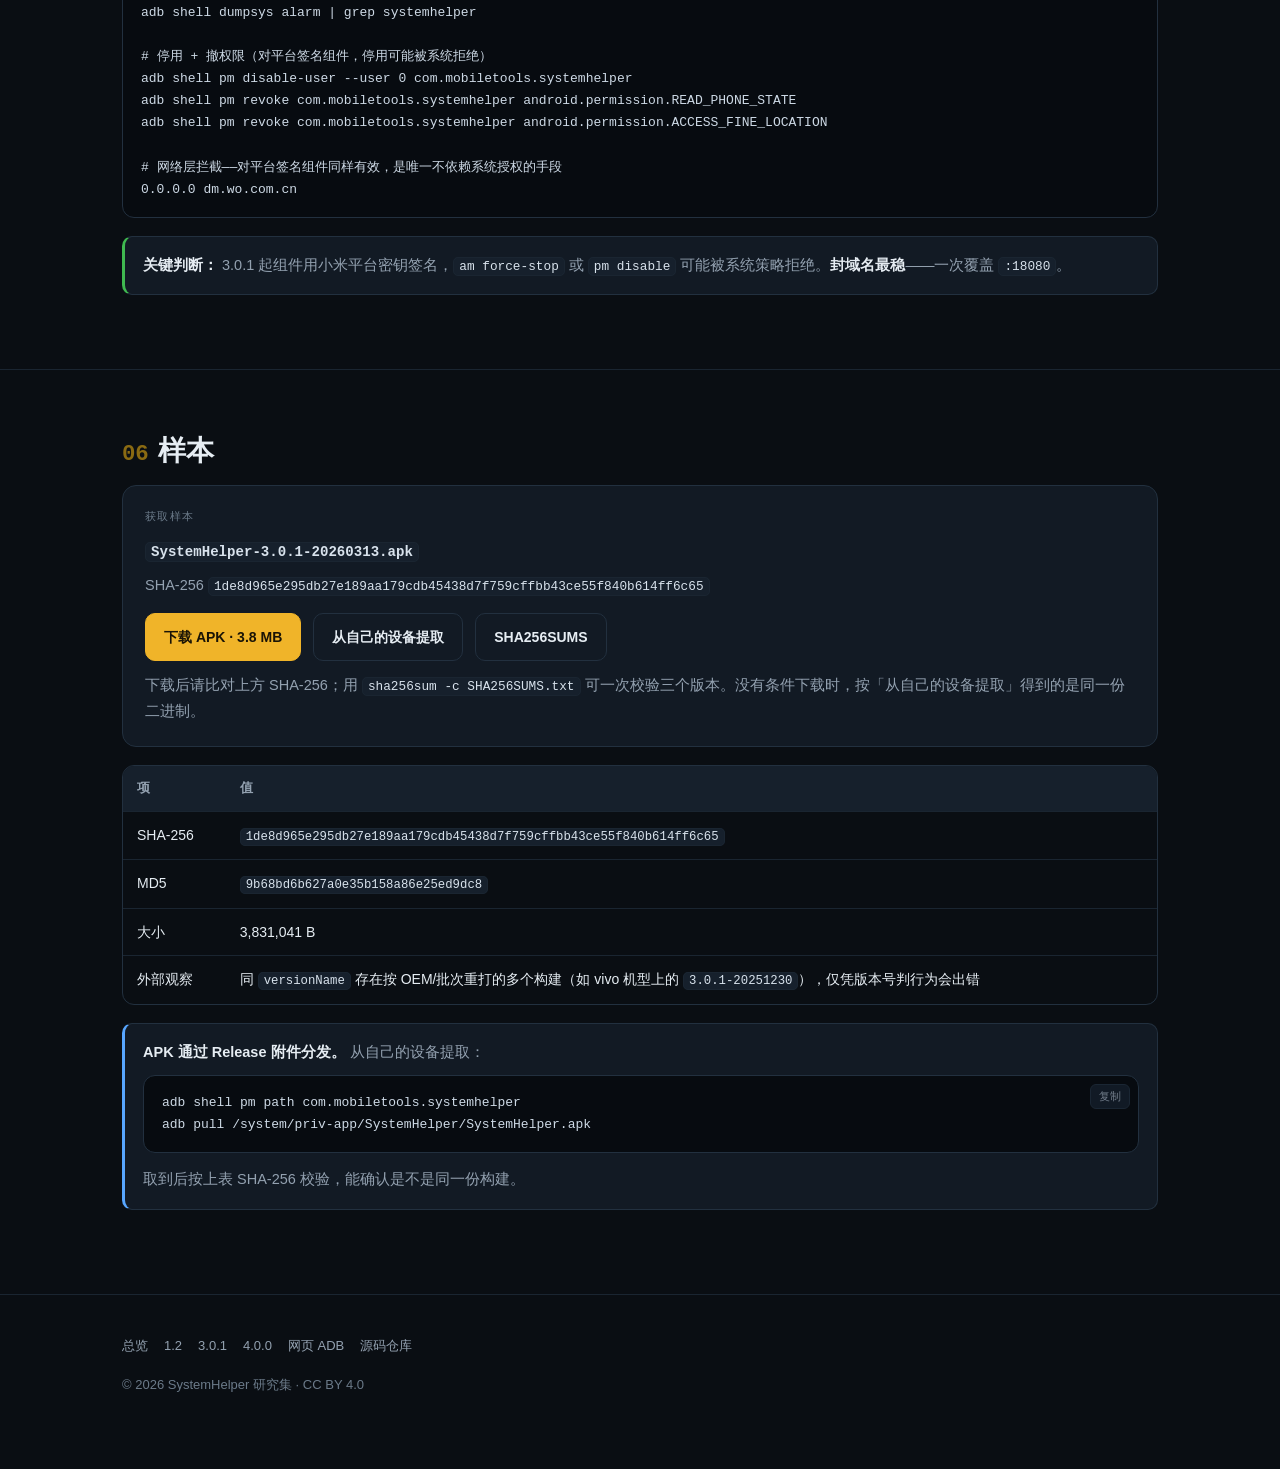
<file: versions/3.0.1.html>
<!DOCTYPE html>
<html lang="zh-CN">
<head>
<meta charset="utf-8">
<meta name="viewport" content="width=device-width, initial-scale=1">
<title>SystemHelper 3.0.1（20260313）· 对比分析</title>
<meta name="description" content="SystemHelper 3.0.1-20260313 分析：签名换成小米平台密钥、全量混淆、接入百度定位 SDK、新增 SigInfo 路测字段、删除手机号。">
<link rel="stylesheet" href="../assets/site.css">
<link rel="icon" href="data:image/svg+xml,<svg xmlns='http://www.w3.org/2000/svg' viewBox='0 0 32 32'><rect width='32' height='32' rx='7' fill='%230a0e13'/><circle cx='16' cy='16' r='6' fill='%23f0b429'/></svg>">
</head>
<body>

<header class="site">
  <div class="wrap bar">
    <a class="brand" href="../index.html"><span class="dot"></span>SystemHelper</a>
    <button class="nav-toggle" type="button" aria-expanded="false" aria-label="菜单">菜单</button>
    <nav class="main">
      <a href="../index.html">总览</a>
      <a href="1.2.html">1.2</a>
      <a href="3.0.1.html" class="active">3.0.1</a>
      <a href="4.0.0.html">4.0.0</a>
      <a href="../webadb.html">网页 ADB</a>
      <a href="../samples.html">样本</a>
      <a href="../index.html#reports">报告</a>
      <a href="https://github.com/Richard8695847/SystemHelper">GitHub</a>
    </nav>
  </div>
</header>

<div class="wrap vhead">
  <div class="vbadge">v3.0.1-20260313 · versionCode 34</div>
  <h1>藏起来，<span class="hl">然后采得更多</span></h1>
  <p class="lede">代码从 408 个可读类压成单字母包，签名主体从联通换成小米平台密钥，同时接入百度定位 SDK、新增 <code>SigInfo</code> 路测字段、采集频率提高约 7 倍、加入 0–24 小时随机抖动。</p>
  <div class="meta-grid">
    <div><div class="k">文件大小</div><div class="v">3,831,041 B / 410 条目</div></div>
    <div><div class="k">classes.dex</div><div class="v">1,283,720 B（-52%）</div></div>
    <div><div class="k">minSdk / targetSdk</div><div class="v">31 / 34</div></div>
    <div><div class="k">原生库</div><div class="v">liblocSDK8b.so · libindoor.so</div></div>
    <div><div class="k">签名</div><div class="v">CN=MIUI, O=Xiaomi</div></div>
    <div><div class="k">版本门</div><div class="v">ver=5.0</div></div>
    <div><div class="k">MNC 白名单</div><div class="v">46001 / 46006 / 46009 / 46010</div></div>
    <div><div class="k">厂商适配器</div><div class="v">12 家（首次去掉 HUAWEI）</div></div>
  </div>
</div>

<nav class="anchor-nav"><div class="wrap" style="display:flex;flex-wrap:wrap;gap:8px">
  <a href="#change">最大的变化</a><a href="#new">新增采集</a><a href="#channel">链路</a>
  <a href="#anti">反诈结论</a><a href="#check">自查与处置</a><a href="#sample">样本</a>
</div></nav>

<section id="change">
  <div class="wrap">
    <h2><span class="num">01</span>三个结构性变化</h2>

    <div class="grid three">
      <div class="card">
        <div class="kicker">签名</div>
        <h3>换成小米平台密钥</h3>
        <p><code>CN=MIUI, O=Xiaomi</code>。这意味着它成为<strong>由小米签名、随 ROM 分发的系统级组件</strong>，不再是联通自己塞进去的第三方 APK。系统层面的卸载难度随之上升。</p>
      </div>
      <div class="card">
        <div class="kicker">代码</div>
        <h3>全量混淆</h3>
        <p>1.2 的 <code>DeviceInfo</code>、<code>DeviceManager</code>、58 个厂商适配器全部消失，被压进 <code>a0/a1/b/b1/c0/e1/f1/g0/g1/i</code>。连 JSON 键名都要靠 <code>const-string</code> 还原。</p>
      </div>
      <div class="card">
        <div class="kicker">能力</div>
        <h3>接入百度定位 SDK</h3>
        <p>新增 <code>liblocSDK8b.so</code>（368 KB）+ <code>libindoor.so</code>（1.6 MB），带百度 LBS API Key，做连续 GPS 定位、室内定位与 WiFi 指纹。</p>
      </div>
    </div>

    <div class="callout info" style="margin-top:20px">
      <strong>一句话：</strong> 采集重心从“设备注册”转向<strong>网络质量路测</strong>——新增的 <code>SigInfo</code> 报文里有 TAC/CID/PCI/ARFCN/Bands/CQI/RSRP/RSRQ/SINR、上下行速率、掉话原因、数据失败原因、EPS Fallback、经纬度、海拔、区县、速度、方位角、BSSID、SSID。
    </div>
  </div>
</section>

<section id="new">
  <div class="wrap">
    <h2><span class="num">02</span>新增 / 删除 / 提速</h2>
    <div class="table-wrap">
      <table>
        <thead><tr><th>方向</th><th>内容</th><th>影响</th></tr></thead>
        <tbody>
          <tr><td class="warn">新增</td><td><code>SigInfo</code> 信令快照，30 分钟一次</td><td>精确位置 + 无线环境画像</td></tr>
          <tr><td class="warn">新增</td><td>百度定位 SDK（21 个百度地图/定位域名）</td><td>室内外连续定位</td></tr>
          <tr><td class="warn">提速</td><td>应用清单 7 天 → 24 小时</td><td>采集频率 ×7</td></tr>
          <tr><td class="warn">新增</td><td>0–24 小时随机抖动（<code>new Random().nextInt(86400000)</code>）</td><td>规避周期分析</td></tr>
          <tr><td class="ok">删除</td><td><code>MSISDN</code> 引用 6 处 → 0，<code>getLine1Number()</code> 4 处 → 0</td><td>明确的合规收敛</td></tr>
          <tr><td class="warn">收紧</td><td>本地队列 100 条 → 10 条，<strong>先删后发</strong></td><td>减少本地取证痕迹</td></tr>
          <tr><td class="warn">收紧</td><td>MCC 门：MNC 必须以 <code>460</code> 开头</td><td>但异常路径直接 <code>return TRUE</code>，门可失效</td></tr>
        </tbody>
      </table>
    </div>

    <div class="callout bad">
      <strong>“先删后发”值得单独看：</strong> <code>HistoryPostThread</code> 每次取最新一条、发送前先删除。这意味着即使事后检查设备，也几乎抓不到待发内容——它主动抹掉了本地痕迹。
    </div>
  </div>
</section>

<section id="channel">
  <div class="wrap">
    <h2><span class="num">03</span>链路：一行没改</h2>
    <div class="table-wrap">
      <table>
        <thead><tr><th>项</th><th>3.0.1</th><th>与 1.2 对比</th></tr></thead>
        <tbody>
          <tr><td>端点</td><td><code>http://dm.wo.com.cn:18080/register?ver=5.0</code></td><td>路径从 <code>/registerv3</code> 改为 <code>/register</code></td></tr>
          <tr><td>对称加密</td><td>AES-ECB，密钥 = MD5 明文</td><td class="no">未改</td></tr>
          <tr><td>签名</td><td><code>sign = Base64(RSA_pub(...))</code></td><td class="no">未改</td></tr>
          <tr><td>传输</td><td>明文 HTTP</td><td class="no">未改</td></tr>
        </tbody>
      </table>
    </div>
    <p class="small">协议层完全继承了 1.2 的设计缺陷；4.0.0 才换成 GCM + RSA-2048 + HTTPS。</p>
  </div>
</section>

<section id="anti">
  <div class="wrap">
    <h2><span class="num">04</span>“接反诈了吗”——没有</h2>
    <p class="sub">四个层面分别查证，全部零命中。</p>
    <div class="table-wrap">
      <table>
        <thead><tr><th>层面</th><th>检查</th><th>结果</th></tr></thead>
        <tbody>
          <tr><td>字符串</td><td>反诈 / 诈骗 / 公安 / 96110 / 举报 / 拦截 / 风控 / 画像 等中英文关键词</td><td class="ok">0 命中</td></tr>
          <tr><td>原生库</td><td><code>libindoor.so</code>、<code>liblocSDK8b.so</code> 三编码扫描</td><td class="ok">0 命中</td></tr>
          <tr><td>网络</td><td>22 个 URL：1 个 <code>dm.wo.com.cn</code> + 21 个百度地图/定位</td><td class="ok">无公安/反诈/风控域名</td></tr>
          <tr><td>能力</td><td>读来电比对、挂断、读短信、涉诈 App 判定、风险评分、弹窗预警</td><td class="ok">一项都没有</td></tr>
        </tbody>
      </table>
    </div>

    <div class="callout">
      <strong>但数据够不够做反诈画像？够。</strong> 精确位置 + 基站 + WiFi BSSID + 应用清单 + 掉话原因，恰好是画像系统的理想输入。<strong>这是能力问题，不是功能问题</strong>——客户端不判定，不代表上游不画像。
    </div>
  </div>
</section>

<section id="check">
  <div class="wrap">
    <h2><span class="num">05</span>自查与处置</h2>
<pre><code># 版本（注意：同版本号可能对应不同 OEM 批次的重打包）
adb shell dumpsys package com.mobiletools.systemhelper | grep versionName

# 它是否在跑、有无待触发闹钟
adb shell ps -A | grep systemhelper
adb shell dumpsys alarm | grep systemhelper

# 停用 + 撤权限（对平台签名组件，停用可能被系统拒绝）
adb shell pm disable-user --user 0 com.mobiletools.systemhelper
adb shell pm revoke com.mobiletools.systemhelper android.permission.READ_PHONE_STATE
adb shell pm revoke com.mobiletools.systemhelper android.permission.ACCESS_FINE_LOCATION

# 网络层拦截——对平台签名组件同样有效，是唯一不依赖系统授权的手段
0.0.0.0 dm.wo.com.cn</code></pre>

    <div class="callout ok">
      <strong>关键判断：</strong> 3.0.1 起组件用小米平台密钥签名，<code>am force-stop</code> 或 <code>pm disable</code> 可能被系统策略拒绝。<strong>封域名最稳</strong>——一次覆盖 <code>:18080</code>。
    </div>
  </div>
</section>

<section id="sample">
  <div class="wrap">
    <h2><span class="num">06</span>样本</h2>

    <div class="card" style="margin-bottom:18px">
      <div class="kicker">获取样本</div>
      <h3 style="margin-bottom:6px"><code>SystemHelper-3.0.1-20260313.apk</code></h3>
      <p class="small" style="margin-top:8px">SHA-256 <code style="white-space:normal">1de8d965e295db27e189aa179cdb45438d7f759cffbb43ce55f840b614ff6c65</code></p>
      <div class="actions" style="margin-top:14px">
        <a class="btn primary" href="https://github.com/Richard8695847/SystemHelper/releases/download/v1.0.0/SystemHelper-3.0.1-20260313.apk" rel="nofollow">下载 APK · 3.8 MB</a>
        <a class="btn" href="../samples.html#take">从自己的设备提取</a>
        <a class="btn" href="https://github.com/Richard8695847/SystemHelper/blob/main/SHA256SUMS.txt" rel="nofollow">SHA256SUMS</a>
      </div>
      <p class="small" style="margin-top:12px">下载后请比对上方 SHA-256；用 <code>sha256sum -c SHA256SUMS.txt</code> 可一次校验三个版本。没有条件下载时，按「从自己的设备提取」得到的是同一份二进制。</p>
    </div>

        <div class="table-wrap">
      <table>
        <thead><tr><th>项</th><th>值</th></tr></thead>
        <tbody>
          <tr><td>SHA-256</td><td><code style="white-space:normal">1de8d965e295db27e189aa179cdb45438d7f759cffbb43ce55f840b614ff6c65</code></td></tr>
          <tr><td>MD5</td><td><code>9b68bd6b627a0e35b158a86e25ed9dc8</code></td></tr>
          <tr><td>大小</td><td>3,831,041 B</td></tr>
          <tr><td>外部观察</td><td>同 <code>versionName</code> 存在按 OEM/批次重打的多个构建（如 vivo 机型上的 <code>3.0.1-20251230</code>），仅凭版本号判行为会出错</td></tr>
        </tbody>
      </table>
    </div>

    <div class="callout info">
      <strong>APK 通过 Release 附件分发。</strong> 从自己的设备提取：
<pre style="margin-top:10px"><code>adb shell pm path com.mobiletools.systemhelper
adb pull /system/priv-app/SystemHelper/SystemHelper.apk</code></pre>
      取到后按上表 SHA-256 校验，能确认是不是同一份构建。
    </div>
  </div>
</section>

<footer class="site">
  <div class="wrap">
    <nav>
      <a href="../index.html">总览</a><a href="1.2.html">1.2</a><a href="3.0.1.html">3.0.1</a><a href="4.0.0.html">4.0.0</a>
      <a href="../webadb.html">网页 ADB</a>
      <a href="https://github.com/Richard8695847/SystemHelper">源码仓库</a>
    </nav>
    <p>© <span data-year>2026</span> SystemHelper 研究集 · CC BY 4.0</p>
  </div>
</footer>

<script src="../assets/site.js"></script>
</body>
</html>
</file>
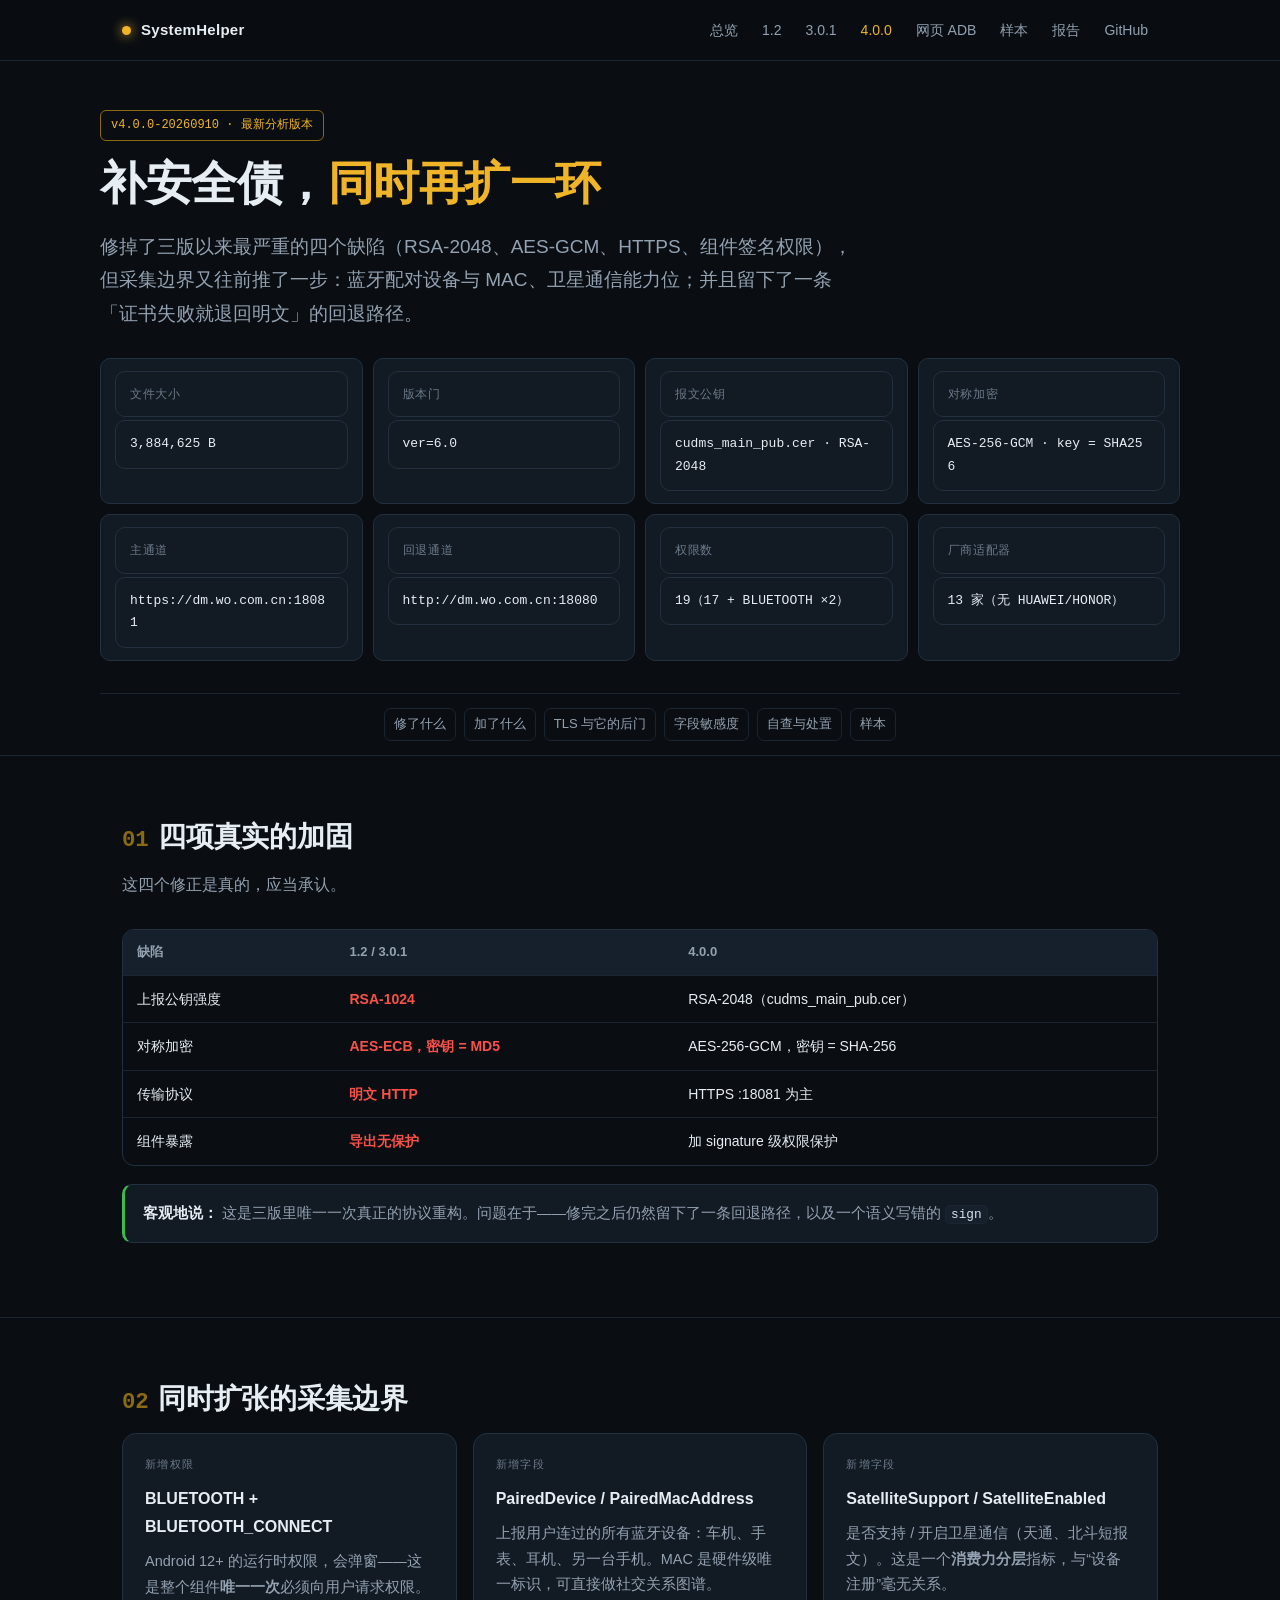
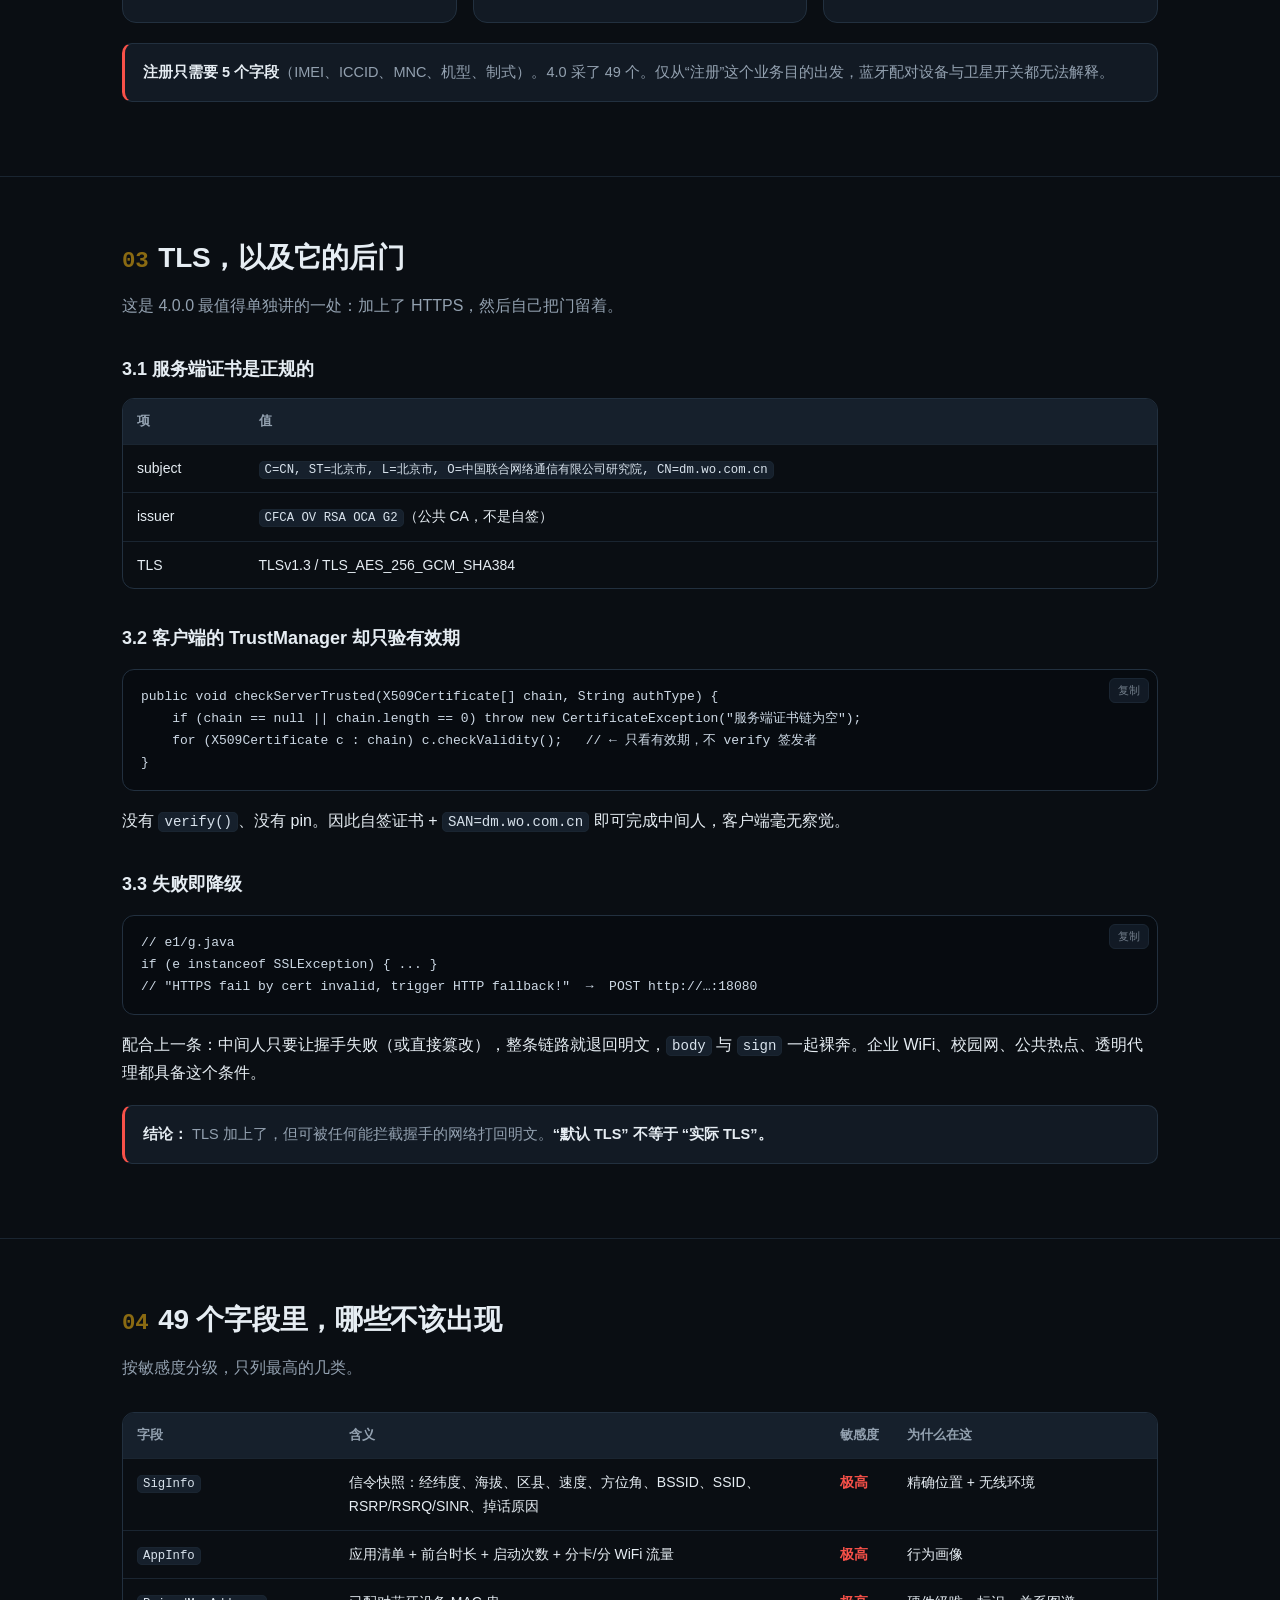
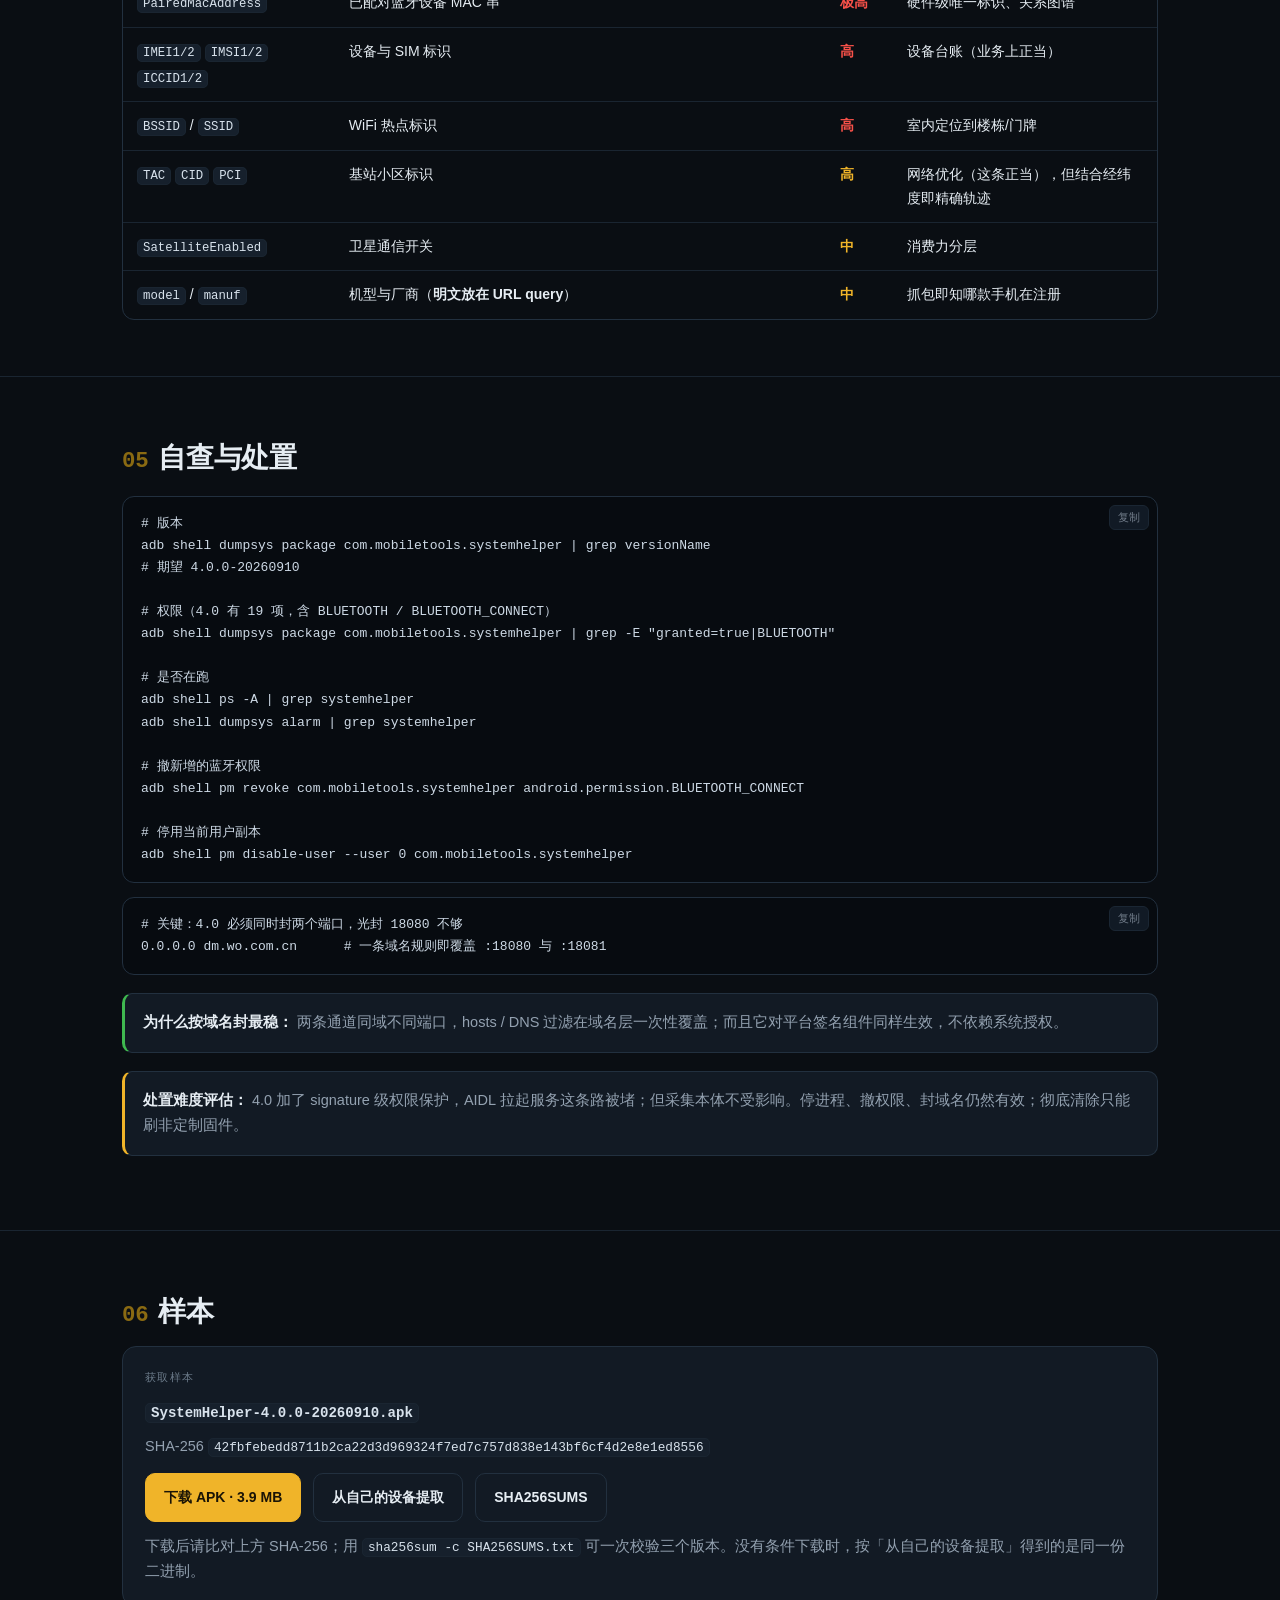
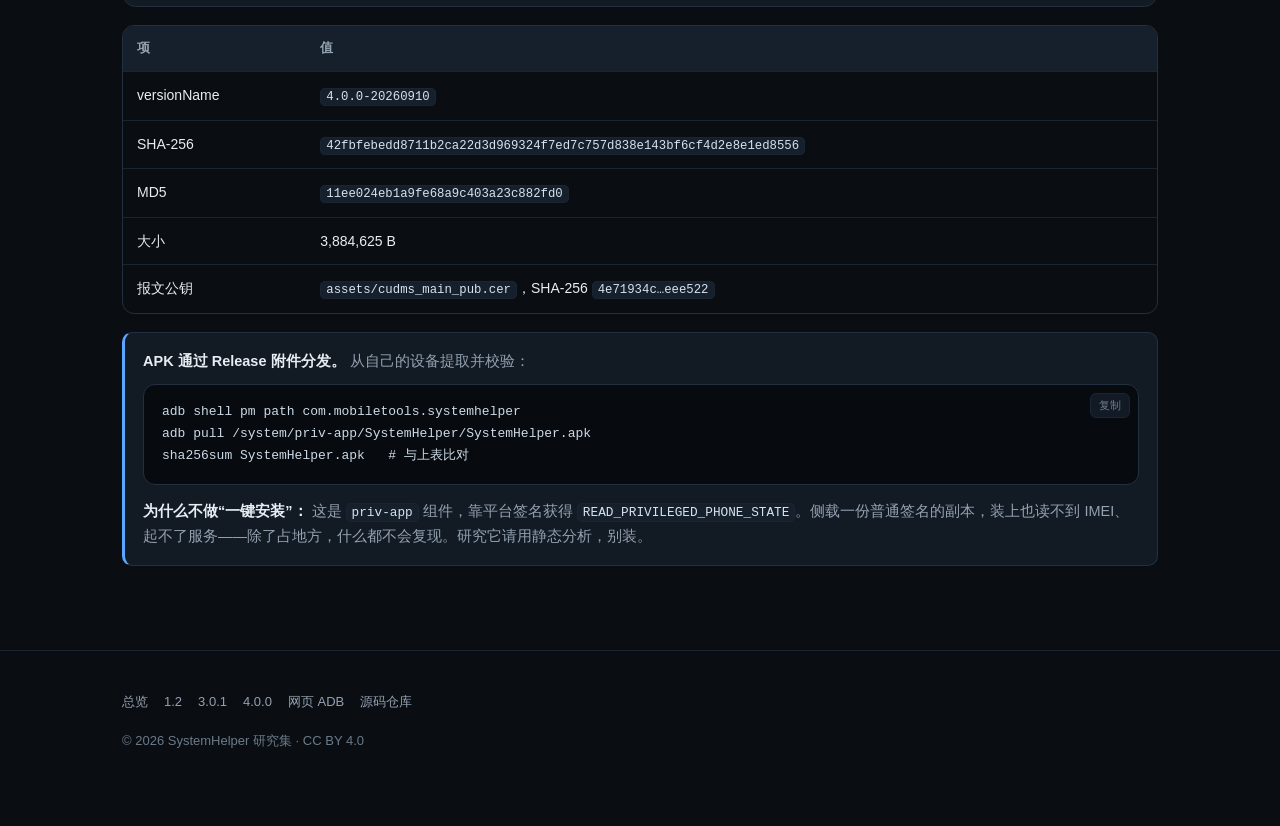
<file: versions/4.0.0.html>
<!DOCTYPE html>
<html lang="zh-CN">
<head>
<meta charset="utf-8">
<meta name="viewport" content="width=device-width, initial-scale=1">
<title>SystemHelper 4.0.0（20260910）· 对比分析</title>
<meta name="description" content="SystemHelper 4.0.0-20260910 分析：RSA-2048、AES-256-GCM、HTTPS :18081 与明文回退、19 项权限、蓝牙配对设备与卫星通信字段。">
<link rel="stylesheet" href="../assets/site.css">
<link rel="icon" href="data:image/svg+xml,<svg xmlns='http://www.w3.org/2000/svg' viewBox='0 0 32 32'><rect width='32' height='32' rx='7' fill='%230a0e13'/><circle cx='16' cy='16' r='6' fill='%23f0b429'/></svg>">
</head>
<body>

<header class="site">
  <div class="wrap bar">
    <a class="brand" href="../index.html"><span class="dot"></span>SystemHelper</a>
    <button class="nav-toggle" type="button" aria-expanded="false" aria-label="菜单">菜单</button>
    <nav class="main">
      <a href="../index.html">总览</a>
      <a href="1.2.html">1.2</a>
      <a href="3.0.1.html">3.0.1</a>
      <a href="4.0.0.html" class="active">4.0.0</a>
      <a href="../webadb.html">网页 ADB</a>
      <a href="../samples.html">样本</a>
      <a href="../index.html#reports">报告</a>
      <a href="https://github.com/Richard8695847/SystemHelper">GitHub</a>
    </nav>
  </div>
</header>

<div class="wrap vhead">
  <div class="vbadge">v4.0.0-20260910 · 最新分析版本</div>
  <h1>补安全债，<span class="hl">同时再扩一环</span></h1>
  <p class="lede">修掉了三版以来最严重的四个缺陷（RSA-2048、AES-GCM、HTTPS、组件签名权限），但采集边界又往前推了一步：蓝牙配对设备与 MAC、卫星通信能力位；并且留下了一条「证书失败就退回明文」的回退路径。</p>
  <div class="meta-grid">
    <div><div class="k">文件大小</div><div class="v">3,884,625 B</div></div>
    <div><div class="k">版本门</div><div class="v">ver=6.0</div></div>
    <div><div class="k">报文公钥</div><div class="v">cudms_main_pub.cer · RSA-2048</div></div>
    <div><div class="k">对称加密</div><div class="v">AES-256-GCM · key = SHA256</div></div>
    <div><div class="k">主通道</div><div class="v">https://dm.wo.com.cn:18081</div></div>
    <div><div class="k">回退通道</div><div class="v">http://dm.wo.com.cn:18080</div></div>
    <div><div class="k">权限数</div><div class="v">19（17 + BLUETOOTH ×2）</div></div>
    <div><div class="k">厂商适配器</div><div class="v">13 家（无 HUAWEI/HONOR）</div></div>
  </div>
</div>

<nav class="anchor-nav"><div class="wrap" style="display:flex;flex-wrap:wrap;gap:8px">
  <a href="#fixed">修了什么</a><a href="#added">加了什么</a><a href="#tls">TLS 与它的后门</a>
  <a href="#fields">字段敏感度</a><a href="#check">自查与处置</a><a href="#sample">样本</a>
</div></nav>

<section id="fixed">
  <div class="wrap">
    <h2><span class="num">01</span>四项真实的加固</h2>
    <p class="sub">这四个修正是真的，应当承认。</p>

    <div class="table-wrap">
      <table>
        <thead><tr><th>缺陷</th><th>1.2 / 3.0.1</th><th>4.0.0</th></tr></thead>
        <tbody>
          <tr><td>上报公钥强度</td><td class="no">RSA-1024</td><td class="ok">RSA-2048（cudms_main_pub.cer）</td></tr>
          <tr><td>对称加密</td><td class="no">AES-ECB，密钥 = MD5</td><td class="ok">AES-256-GCM，密钥 = SHA-256</td></tr>
          <tr><td>传输协议</td><td class="no">明文 HTTP</td><td class="ok">HTTPS :18081 为主</td></tr>
          <tr><td>组件暴露</td><td class="no">导出无保护</td><td class="ok">加 signature 级权限保护</td></tr>
        </tbody>
      </table>
    </div>

    <div class="callout ok">
      <strong>客观地说：</strong> 这是三版里唯一一次真正的协议重构。问题在于——修完之后仍然留下了一条回退路径，以及一个语义写错的 <code>sign</code>。
    </div>
  </div>
</section>

<section id="added">
  <div class="wrap">
    <h2><span class="num">02</span>同时扩张的采集边界</h2>

    <div class="grid three">
      <div class="card">
        <div class="kicker">新增权限</div>
        <h3>BLUETOOTH + BLUETOOTH_CONNECT</h3>
        <p>Android 12+ 的运行时权限，会弹窗——这是整个组件<strong>唯一一次</strong>必须向用户请求权限。</p>
      </div>
      <div class="card">
        <div class="kicker">新增字段</div>
        <h3>PairedDevice / PairedMacAddress</h3>
        <p>上报用户连过的所有蓝牙设备：车机、手表、耳机、另一台手机。MAC 是硬件级唯一标识，可直接做社交关系图谱。</p>
      </div>
      <div class="card">
        <div class="kicker">新增字段</div>
        <h3>SatelliteSupport / SatelliteEnabled</h3>
        <p>是否支持 / 开启卫星通信（天通、北斗短报文）。这是一个<strong>消费力分层</strong>指标，与“设备注册”毫无关系。</p>
      </div>
    </div>

    <div class="callout bad" style="margin-top:20px">
      <strong>注册只需要 5 个字段</strong>（IMEI、ICCID、MNC、机型、制式）。4.0 采了 49 个。仅从“注册”这个业务目的出发，蓝牙配对设备与卫星开关都无法解释。
    </div>
  </div>
</section>

<section id="tls">
  <div class="wrap">
    <h2><span class="num">03</span>TLS，以及它的后门</h2>
    <p class="sub">这是 4.0.0 最值得单独讲的一处：加上了 HTTPS，然后自己把门留着。</p>

    <h3>3.1 服务端证书是正规的</h3>
    <div class="table-wrap">
      <table>
        <thead><tr><th>项</th><th>值</th></tr></thead>
        <tbody>
          <tr><td>subject</td><td><code>C=CN, ST=北京市, L=北京市, O=中国联合网络通信有限公司研究院, CN=dm.wo.com.cn</code></td></tr>
          <tr><td>issuer</td><td><code>CFCA OV RSA OCA G2</code>（公共 CA，不是自签）</td></tr>
          <tr><td>TLS</td><td>TLSv1.3 / TLS_AES_256_GCM_SHA384</td></tr>
        </tbody>
      </table>
    </div>

    <h3>3.2 客户端的 TrustManager 却只验有效期</h3>
<pre><code>public void checkServerTrusted(X509Certificate[] chain, String authType) {
    if (chain == null || chain.length == 0) throw new CertificateException("服务端证书链为空");
    for (X509Certificate c : chain) c.checkValidity();   // ← 只看有效期，不 verify 签发者
}</code></pre>
    <p>没有 <code>verify()</code>、没有 pin。因此自签证书 + <code>SAN=dm.wo.com.cn</code> 即可完成中间人，客户端毫无察觉。</p>

    <h3>3.3 失败即降级</h3>
<pre><code>// e1/g.java
if (e instanceof SSLException) { ... }
// "HTTPS fail by cert invalid, trigger HTTP fallback!"  →  POST http://…:18080</code></pre>
    <p>配合上一条：中间人只要让握手失败（或直接篡改），整条链路就退回明文，<code>body</code> 与 <code>sign</code> 一起裸奔。企业 WiFi、校园网、公共热点、透明代理都具备这个条件。</p>

    <div class="callout bad">
      <strong>结论：</strong> TLS 加上了，但可被任何能拦截握手的网络打回明文。<strong>“默认 TLS” 不等于 “实际 TLS”。</strong>
    </div>
  </div>
</section>

<section id="fields">
  <div class="wrap">
    <h2><span class="num">04</span>49 个字段里，哪些不该出现</h2>
    <p class="sub">按敏感度分级，只列最高的几类。</p>

    <div class="table-wrap">
      <table>
        <thead><tr><th>字段</th><th>含义</th><th>敏感度</th><th>为什么在这</th></tr></thead>
        <tbody>
          <tr><td><code>SigInfo</code></td><td>信令快照：经纬度、海拔、区县、速度、方位角、BSSID、SSID、RSRP/RSRQ/SINR、掉话原因</td><td class="no">极高</td><td>精确位置 + 无线环境</td></tr>
          <tr><td><code>AppInfo</code></td><td>应用清单 + 前台时长 + 启动次数 + 分卡/分 WiFi 流量</td><td class="no">极高</td><td>行为画像</td></tr>
          <tr><td><code>PairedMacAddress</code></td><td>已配对蓝牙设备 MAC 串</td><td class="no">极高</td><td>硬件级唯一标识、关系图谱</td></tr>
          <tr><td><code>IMEI1/2</code> <code>IMSI1/2</code> <code>ICCID1/2</code></td><td>设备与 SIM 标识</td><td class="no">高</td><td>设备台账（业务上正当）</td></tr>
          <tr><td><code>BSSID</code> / <code>SSID</code></td><td>WiFi 热点标识</td><td class="no">高</td><td>室内定位到楼栋/门牌</td></tr>
          <tr><td><code>TAC</code> <code>CID</code> <code>PCI</code></td><td>基站小区标识</td><td class="warn">高</td><td>网络优化（这条正当），但结合经纬度即精确轨迹</td></tr>
          <tr><td><code>SatelliteEnabled</code></td><td>卫星通信开关</td><td class="warn">中</td><td>消费力分层</td></tr>
          <tr><td><code>model</code> / <code>manuf</code></td><td>机型与厂商（<strong>明文放在 URL query</strong>）</td><td class="warn">中</td><td>抓包即知哪款手机在注册</td></tr>
        </tbody>
      </table>
    </div>
  </div>
</section>

<section id="check">
  <div class="wrap">
    <h2><span class="num">05</span>自查与处置</h2>
<pre><code># 版本
adb shell dumpsys package com.mobiletools.systemhelper | grep versionName
# 期望 4.0.0-20260910

# 权限（4.0 有 19 项，含 BLUETOOTH / BLUETOOTH_CONNECT）
adb shell dumpsys package com.mobiletools.systemhelper | grep -E "granted=true|BLUETOOTH"

# 是否在跑
adb shell ps -A | grep systemhelper
adb shell dumpsys alarm | grep systemhelper

# 撤新增的蓝牙权限
adb shell pm revoke com.mobiletools.systemhelper android.permission.BLUETOOTH_CONNECT

# 停用当前用户副本
adb shell pm disable-user --user 0 com.mobiletools.systemhelper</code></pre>

<pre><code># 关键：4.0 必须同时封两个端口，光封 18080 不够
0.0.0.0 dm.wo.com.cn      # 一条域名规则即覆盖 :18080 与 :18081</code></pre>

    <div class="callout ok">
      <strong>为什么按域名封最稳：</strong> 两条通道同域不同端口，hosts / DNS 过滤在域名层一次性覆盖；而且它对平台签名组件同样生效，不依赖系统授权。
    </div>

    <div class="callout">
      <strong>处置难度评估：</strong> 4.0 加了 signature 级权限保护，AIDL 拉起服务这条路被堵；但采集本体不受影响。停进程、撤权限、封域名仍然有效；彻底清除只能刷非定制固件。
    </div>
  </div>
</section>

<section id="sample">
  <div class="wrap">
    <h2><span class="num">06</span>样本</h2>

    <div class="card" style="margin-bottom:18px">
      <div class="kicker">获取样本</div>
      <h3 style="margin-bottom:6px"><code>SystemHelper-4.0.0-20260910.apk</code></h3>
      <p class="small" style="margin-top:8px">SHA-256 <code style="white-space:normal">42fbfebedd8711b2ca22d3d969324f7ed7c757d838e143bf6cf4d2e8e1ed8556</code></p>
      <div class="actions" style="margin-top:14px">
        <a class="btn primary" href="https://github.com/Richard8695847/SystemHelper/releases/download/v1.0.0/SystemHelper-4.0.0-20260910.apk" rel="nofollow">下载 APK · 3.9 MB</a>
        <a class="btn" href="../samples.html#take">从自己的设备提取</a>
        <a class="btn" href="https://github.com/Richard8695847/SystemHelper/blob/main/SHA256SUMS.txt" rel="nofollow">SHA256SUMS</a>
      </div>
      <p class="small" style="margin-top:12px">下载后请比对上方 SHA-256；用 <code>sha256sum -c SHA256SUMS.txt</code> 可一次校验三个版本。没有条件下载时，按「从自己的设备提取」得到的是同一份二进制。</p>
    </div>

        <div class="table-wrap">
      <table>
        <thead><tr><th>项</th><th>值</th></tr></thead>
        <tbody>
          <tr><td>versionName</td><td><code>4.0.0-20260910</code></td></tr>
          <tr><td>SHA-256</td><td><code style="white-space:normal">42fbfebedd8711b2ca22d3d969324f7ed7c757d838e143bf6cf4d2e8e1ed8556</code></td></tr>
          <tr><td>MD5</td><td><code>11ee024eb1a9fe68a9c403a23c882fd0</code></td></tr>
          <tr><td>大小</td><td>3,884,625 B</td></tr>
          <tr><td>报文公钥</td><td><code>assets/cudms_main_pub.cer</code>，SHA-256 <code>4e71934c…eee522</code></td></tr>
        </tbody>
      </table>
    </div>

    <div class="callout info">
      <strong>APK 通过 Release 附件分发。</strong> 从自己的设备提取并校验：
<pre style="margin-top:10px"><code>adb shell pm path com.mobiletools.systemhelper
adb pull /system/priv-app/SystemHelper/SystemHelper.apk
sha256sum SystemHelper.apk   # 与上表比对</code></pre>
      <strong>为什么不做“一键安装”：</strong> 这是 <code>priv-app</code> 组件，靠平台签名获得 <code>READ_PRIVILEGED_PHONE_STATE</code>。侧载一份普通签名的副本，装上也读不到 IMEI、起不了服务——除了占地方，什么都不会复现。研究它请用静态分析，别装。
    </div>
  </div>
</section>

<footer class="site">
  <div class="wrap">
    <nav>
      <a href="../index.html">总览</a><a href="1.2.html">1.2</a><a href="3.0.1.html">3.0.1</a><a href="4.0.0.html">4.0.0</a>
      <a href="../webadb.html">网页 ADB</a>
      <a href="https://github.com/Richard8695847/SystemHelper">源码仓库</a>
    </nav>
    <p>© <span data-year>2026</span> SystemHelper 研究集 · CC BY 4.0</p>
  </div>
</footer>

<script src="../assets/site.js"></script>
</body>
</html>
</file>
<file: assets/site.css>
:root {
  --bg: #0a0e13;
  --bg-soft: #0f151d;
  --panel: #121a24;
  --panel-2: #16202c;
  --line: #22303f;
  --line-soft: #1a2531;
  --text: #e6edf3;
  --muted: #93a1b0;
  --dim: #6b7a89;
  --accent: #f0b429;
  --accent-dim: #8a6a12;
  --blue: #58a6ff;
  --green: #3fb950;
  --red: #f85149;
  --purple: #bc8cff;
  --radius: 14px;
  --mono: ui-monospace, SFMono-Regular, "SF Mono", Menlo, Consolas, "Liberation Mono", monospace;
  --sans: -apple-system, BlinkMacSystemFont, "Segoe UI", "Noto Sans SC", "PingFang SC",
          "Hiragino Sans GB", "Microsoft YaHei", Roboto, Helvetica, Arial, sans-serif;
}

* { box-sizing: border-box; }

html { scroll-behavior: smooth; }

body {
  margin: 0;
  background: var(--bg);
  color: var(--text);
  font-family: var(--sans);
  font-size: 16px;
  line-height: 1.75;
  -webkit-font-smoothing: antialiased;
}

a { color: var(--blue); text-decoration: none; }
a:hover { text-decoration: underline; }

.wrap { max-width: 1080px; margin: 0 auto; padding: 0 22px; }
.wrap-narrow { max-width: 820px; margin: 0 auto; padding: 0 22px; }

/* ---------- header ---------- */
header.site {
  position: sticky; top: 0; z-index: 50;
  background: rgba(10, 14, 19, .82);
  backdrop-filter: blur(12px);
  border-bottom: 1px solid var(--line-soft);
}
header.site .bar {
  display: flex; align-items: center; gap: 18px;
  height: 60px;
}
.brand {
  display: flex; align-items: center; gap: 10px;
  font-weight: 700; letter-spacing: .02em; color: var(--text);
  font-size: 15px; white-space: nowrap;
}
.brand:hover { text-decoration: none; }
.brand .dot {
  width: 9px; height: 9px; border-radius: 50%;
  background: var(--accent); box-shadow: 0 0 12px var(--accent);
}
nav.main { display: flex; gap: 4px; margin-left: auto; flex-wrap: wrap; }
nav.main a {
  color: var(--muted); font-size: 14px; padding: 6px 10px; border-radius: 8px;
}
nav.main a:hover { color: var(--text); background: var(--panel); text-decoration: none; }
nav.main a.active { color: var(--accent); }
.nav-toggle {
  display: none; margin-left: auto; background: var(--panel); color: var(--text);
  border: 1px solid var(--line); border-radius: 8px; padding: 6px 10px; font-size: 14px; cursor: pointer;
}
@media (max-width: 860px) {
  .nav-toggle { display: block; }
  nav.main {
    display: none; position: absolute; top: 60px; left: 0; right: 0;
    flex-direction: column; gap: 2px; padding: 10px 22px 16px;
    background: var(--bg-soft); border-bottom: 1px solid var(--line);
  }
  nav.main.open { display: flex; }
}

/* ---------- hero ---------- */
.hero { padding: 66px 0 40px; border-bottom: 1px solid var(--line-soft); }
.eyebrow {
  display: inline-flex; align-items: center; gap: 8px;
  font-size: 12px; letter-spacing: .14em; text-transform: uppercase;
  color: var(--accent); margin-bottom: 18px;
  font-family: var(--mono);
}
.eyebrow::before { content: ""; width: 26px; height: 1px; background: var(--accent-dim); }
h1 {
  margin: 0 0 18px; font-size: clamp(30px, 5vw, 46px); line-height: 1.24;
  letter-spacing: -.01em; font-weight: 800;
}
h1 .hl { color: var(--accent); }
.lede { font-size: clamp(16px, 2.1vw, 19px); color: var(--muted); max-width: 760px; margin: 0 0 28px; }
.lede strong { color: var(--text); font-weight: 600; }

.chips { display: flex; flex-wrap: wrap; gap: 8px; margin-bottom: 28px; }
.chip {
  font-family: var(--mono); font-size: 12px; padding: 5px 10px; border-radius: 999px;
  border: 1px solid var(--line); color: var(--muted); background: var(--panel);
}
.chip.on { border-color: var(--accent-dim); color: var(--accent); }

.actions { display: flex; flex-wrap: wrap; gap: 12px; }
.btn {
  display: inline-flex; align-items: center; gap: 8px;
  padding: 11px 18px; border-radius: 10px; font-size: 14px; font-weight: 600;
  border: 1px solid var(--line); color: var(--text); background: var(--panel);
}
.btn:hover { text-decoration: none; border-color: var(--dim); background: var(--panel-2); }
.btn.primary { background: var(--accent); border-color: var(--accent); color: #1a1406; }
.btn.primary:hover { background: #ffc84a; }

/* ---------- sections ---------- */
section { padding: 56px 0; border-bottom: 1px solid var(--line-soft); }
section:last-of-type { border-bottom: none; }
h2 {
  font-size: clamp(22px, 3vw, 28px); margin: 0 0 10px; letter-spacing: -.01em;
}
h2 .num { color: var(--accent-dim); font-family: var(--mono); font-size: .8em; margin-right: 10px; }
.sub { color: var(--muted); margin: 0 0 30px; max-width: 780px; }
h3 { font-size: 18px; margin: 34px 0 12px; }

/* ---------- cards / grids ---------- */
.grid { display: grid; gap: 16px; }
.grid.two { grid-template-columns: repeat(auto-fit, minmax(300px, 1fr)); }
.grid.three { grid-template-columns: repeat(auto-fit, minmax(250px, 1fr)); }
.card {
  background: var(--panel); border: 1px solid var(--line); border-radius: var(--radius);
  padding: 22px;
}
.card h3 { margin: 0 0 8px; font-size: 16px; }
.card p { margin: 0; color: var(--muted); font-size: 14.5px; }
.card .kicker {
  font-family: var(--mono); font-size: 11px; letter-spacing: .12em;
  text-transform: uppercase; color: var(--dim); margin-bottom: 10px;
}
.card.link { transition: border-color .15s, transform .15s; }
.card.link:hover { border-color: var(--accent-dim); transform: translateY(-2px); text-decoration: none; }

/* KPI */
.kpis { display: grid; grid-template-columns: repeat(auto-fit, minmax(160px, 1fr)); gap: 12px; }
.kpi { background: var(--panel); border: 1px solid var(--line); border-radius: 12px; padding: 16px 18px; }
.kpi .v { font-size: 22px; font-weight: 700; font-family: var(--mono); letter-spacing: -.02em; }
.kpi .v.warn { color: var(--accent); }
.kpi .v.bad { color: var(--red); }
.kpi .v.ok { color: var(--green); }
.kpi .k { font-size: 12px; color: var(--dim); margin-top: 4px; }

/* ---------- flow ---------- */
.flow {
  display: flex; align-items: stretch; gap: 0; overflow-x: auto;
  padding: 6px 2px 14px; margin: 8px 0 0;
}
.flow-node {
  flex: 1 0 168px; min-width: 168px;
  background: var(--panel); border: 1px solid var(--line); border-radius: 12px;
  padding: 14px 16px;
}
.flow-node .t { font-size: 12px; color: var(--accent); font-family: var(--mono); letter-spacing: .1em; }
.flow-node .d { font-size: 13.5px; color: var(--muted); margin-top: 6px; line-height: 1.6; }
.flow-arrow {
  flex: 0 0 34px; display: flex; align-items: center; justify-content: center;
  color: var(--accent-dim); font-size: 18px;
}
@media (max-width: 760px) {
  .flow { flex-direction: column; }
  .flow-arrow { flex: 0 0 26px; transform: rotate(90deg); }
}

/* ---------- tables ---------- */
.table-wrap { overflow-x: auto; border: 1px solid var(--line); border-radius: 12px; }
table { width: 100%; border-collapse: collapse; font-size: 14px; min-width: 560px; }
th, td { text-align: left; padding: 11px 14px; border-bottom: 1px solid var(--line-soft); vertical-align: top; }
th { background: var(--panel-2); color: var(--muted); font-weight: 600; font-size: 13px; white-space: nowrap; }
tr:last-child td { border-bottom: none; }
td code { white-space: nowrap; }
.yes { color: var(--green); font-weight: 600; }
.no { color: var(--red); font-weight: 600; }
.warn { color: var(--accent); font-weight: 600; }

/* ---------- code ---------- */
code {
  font-family: var(--mono); font-size: .88em;
  background: var(--panel-2); border: 1px solid var(--line-soft);
  padding: 1px 5px; border-radius: 5px; color: #d8e2ec;
}
pre {
  background: #070b10; border: 1px solid var(--line); border-radius: 12px;
  padding: 16px 18px; overflow-x: auto; margin: 14px 0; position: relative;
  font-family: var(--mono); font-size: 13px; line-height: 1.7; color: #cdd9e5;
}
pre code { background: none; border: none; padding: 0; font-size: inherit; color: inherit; }
.copy {
  position: absolute; top: 8px; right: 8px; font-family: var(--mono); font-size: 11px;
  background: var(--panel-2); color: var(--muted); border: 1px solid var(--line);
  border-radius: 6px; padding: 4px 8px; cursor: pointer; opacity: .75;
}
.copy:hover { opacity: 1; color: var(--text); }

/* ---------- callouts ---------- */
.callout {
  border: 1px solid var(--line); border-left: 3px solid var(--accent);
  background: var(--panel); border-radius: 10px; padding: 16px 18px; margin: 18px 0;
  font-size: 14.5px; color: var(--muted);
}
.callout strong { color: var(--text); }
.callout.bad { border-left-color: var(--red); }
.callout.ok { border-left-color: var(--green); }
.callout.info { border-left-color: var(--blue); }

/* ---------- lists ---------- */
ul.clean { list-style: none; padding: 0; margin: 14px 0; }
ul.clean li { position: relative; padding-left: 22px; margin: 9px 0; color: var(--muted); font-size: 14.5px; }
ul.clean li::before {
  content: "▸"; position: absolute; left: 0; color: var(--accent-dim);
}
ul.clean li strong { color: var(--text); }

ol.steps { counter-reset: s; list-style: none; padding: 0; margin: 16px 0; }
ol.steps > li {
  counter-increment: s; position: relative; padding-left: 40px; margin: 16px 0; color: var(--muted);
}
ol.steps > li::before {
  content: counter(s); position: absolute; left: 0; top: 2px;
  width: 26px; height: 26px; border-radius: 50%;
  display: grid; place-items: center; font-family: var(--mono); font-size: 13px;
  color: var(--accent); border: 1px solid var(--accent-dim); background: var(--panel);
}
ol.steps > li strong { color: var(--text); }

/* ---------- footer ---------- */
footer.site {
  padding: 40px 0 60px; color: var(--dim); font-size: 13px;
  border-top: 1px solid var(--line-soft); margin-top: 10px;
}
footer.site nav { display: flex; flex-wrap: wrap; gap: 16px; margin-bottom: 16px; }
footer.site a { color: var(--muted); }

/* ---------- version page ---------- */
.vhead { padding: 48px 0 32px; border-bottom: 1px solid var(--line-soft); }
.vbadge {
  display: inline-block; font-family: var(--mono); font-size: 12px;
  padding: 4px 10px; border-radius: 6px; border: 1px solid var(--accent-dim);
  color: var(--accent); margin-bottom: 14px;
}
.meta-grid { display: grid; grid-template-columns: repeat(auto-fit, minmax(210px, 1fr)); gap: 10px; margin-top: 22px; }
.meta-grid div {
  background: var(--panel); border: 1px solid var(--line); border-radius: 10px; padding: 12px 14px;
  font-size: 13px;
}
.meta-grid .k { color: var(--dim); font-size: 11.5px; letter-spacing: .06em; text-transform: uppercase; }
.meta-grid .v { font-family: var(--mono); margin-top: 3px; color: var(--text); word-break: break-all; }
.anchor-nav {
  display: flex; flex-wrap: wrap; gap: 8px; padding: 14px 0; border-bottom: 1px solid var(--line-soft);
  position: sticky; top: 60px; background: var(--bg); z-index: 20;
}
.anchor-nav a { font-size: 13px; color: var(--muted); padding: 4px 9px; border-radius: 7px; border: 1px solid var(--line-soft); }
.anchor-nav a:hover { color: var(--text); border-color: var(--dim); text-decoration: none; }

/* ---------- misc ---------- */
.verdict {
  display: grid; grid-template-columns: repeat(auto-fit, minmax(220px, 1fr)); gap: 12px; margin: 22px 0;
}
.verdict div { background: var(--panel); border: 1px solid var(--line); border-radius: 12px; padding: 16px; }
.verdict .l { font-size: 12px; color: var(--dim); text-transform: uppercase; letter-spacing: .1em; }
.verdict .r { font-size: 15px; margin-top: 6px; }
.tag { font-family: var(--mono); font-size: 11px; padding: 2px 7px; border-radius: 999px; border: 1px solid var(--line); color: var(--muted); }
.tag.hot { border-color: #5c2b2b; color: #ff8f85; background: #1d1213; }
.tag.cool { border-color: #234a2c; color: #7ee787; background: #0f1a12; }
hr.sep { border: none; border-top: 1px solid var(--line-soft); margin: 34px 0; }
.small { font-size: 13px; color: var(--dim); }
.center { text-align: center; }
</file>
